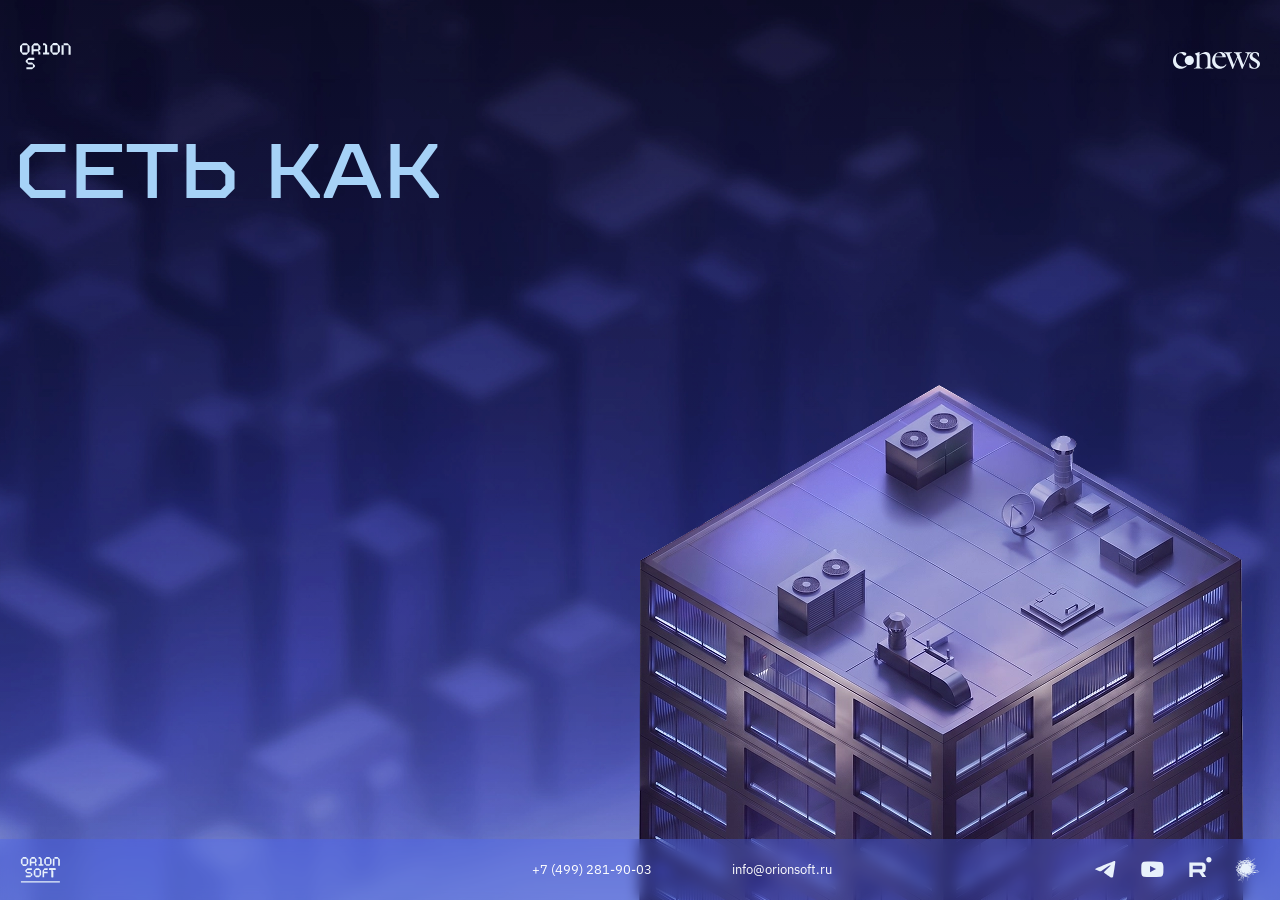
<file: public/index.html>
<!DOCTYPE html>
<html lang="ru">
  <head>
    <meta charset="UTF-8">
    <meta name="viewport" content="width=device-width, initial-scale=1.0">
    <meta name="description" content="Orionsoft">
    <meta name="keywords" content="">
    <link href="css/main.min.css" rel="stylesheet" type="text/css">
    <title>Orionsoft</title>
  </head>
  <body>
    <header class="header">
      <div class="container header__container"><a href="#" target="_blank">
          <svg class="header__logo-orion js-logo-animate" viewbox="0 0 80 53" fill="none" xmlns="http://www.w3.org/2000/svg">
            <path d="M15.0621 4.90947L10.4276 0.0557884H4.63448L1.43448 3.45895L0 4.85368V12.9432L4.57931 18.1316H10.4828L15.0069 13.0547V4.90947H15.0621ZM3.42069 14.7842V3.34737H11.7517V14.7842H3.42069Z" fill="currentColor"></path>
            <path d="M32 5.02105L27.7517 0.0557884H22.2897L19.3104 3.51474L18.0966 4.90947V18.02H21.3517V12.7758H28.6897V18.02H31.9448V14.561L29.4621 12.1063L32 9.87474V5.02105ZM21.3517 3.62632H28.6897V9.81894H21.3517V3.62632Z" fill="currentColor"></path>
            <path d="M42.5931 14.6726V3.45895L39.3379 0.111578H36.1379V3.34737H39.3379V14.6726H36.1379V18.02H45.7931V14.6726H42.5931Z" fill="currentColor"></path>
            <path d="M62.5656 4.85368L57.9311 0H52.1931L48.9931 3.40316L47.5587 4.79789V12.8874L52.138 18.0758H58.0414L62.5656 12.9989V4.85368ZM50.9242 14.7842V3.34737H59.2552V14.7842H50.9242Z" fill="currentColor"></path>
            <path d="M74.7035 0.111578H68.469V3.45895H65.1586V18.0758H68.469V3.45895H76.138V18.0758H79.4483V5.13263L74.7035 0.111578Z" fill="currentColor"></path>
            <path d="M18.869 30.3495H12.2483V26.3884H22.4V23.0968H13.5724L8.99311 27.1695V29.5684L12.1931 32.4137L13.4621 33.6411H20.1931V37.8253H10.0414V41.1168H18.869L23.3931 36.9884V34.5895" fill="currentColor"></path>
            <path d="M41.3242 27.9505L36.6345 23.1526H30.8966L27.6966 26.5558L26.2621 27.9505V36.04L30.8414 41.2284H36.7448L41.269 36.1516V27.9505H41.3242ZM29.6276 37.8811V26.4442H37.9586V37.8811H29.6276Z" fill="currentColor"></path>
            <path d="M54.5655 26.3326V23.0968H48.3311L44.1931 27.7832V41.0611H47.3931V33.2505H54.5655V29.959H47.3931V26.3326H54.5655Z" fill="currentColor"></path>
            <path d="M57.7655 23.0968V26.4442H62.5104V41.1168H65.8759V29.1779L63.5035 26.5H70.5656V23.0968H57.7655Z" fill="currentColor"></path>
            <path d="M0.110347 49.6526V52.1632H79.5035V49.6526H0.110347Z" fill="currentColor"></path>
          </svg></a><a href="#" target="_blank">
          <svg class="header__logo-cnews js-logo-animate" viewbox="0 0 133 26" fill="none" xmlns="http://www.w3.org/2000/svg">
            <g clip-path="url(#clip0_83_304)">
              <path d="M13.7548 0H15.0197C16.5428 0.123717 18.1763 0.214875 19.4802 1.10041C20.2222 1.5855 20.6006 2.57684 20.2839 3.41841C19.8666 4.57908 18.6456 5.55251 17.3709 5.31971C16.6516 5.11788 16.0508 4.64905 15.4809 4.18511C14.5537 3.42495 13.659 2.59312 12.5581 2.08524C11.6943 1.65549 10.6794 1.67991 9.75715 1.88013C8.1123 2.27406 6.81329 3.52585 5.98031 4.95508C4.95245 6.76525 4.41826 8.85861 4.46697 10.9406C4.46371 13.4556 5.16841 15.9966 6.5957 18.077C8.03759 20.1801 10.267 21.764 12.7725 22.2833C14.5472 22.6886 16.4681 22.5926 18.1357 21.8324C18.8745 21.5068 19.5646 21.0787 20.2206 20.6099C20.5697 20.815 20.9253 21.0071 21.2972 21.1666C19.6296 23.0614 17.4684 24.5476 15.0441 25.2801C12.4996 26.0436 9.68406 25.9996 7.21272 24.9871C4.51568 23.8997 2.3431 21.6777 1.16423 19.0325C0.446534 17.4926 0.107167 15.8029 0 14.1116V12.9754C0.110417 11.4013 0.431917 9.83205 1.07655 8.38658C2.20343 5.78855 4.19741 3.60565 6.61515 2.15202C8.76177 0.83511 11.2477 0.130226 13.7548 0Z" fill="currentColor"></path>
              <path d="M24.9119 19.8844C28.759 19.8844 31.8777 16.7571 31.8777 12.8994C31.8777 9.04163 28.759 5.91431 24.9119 5.91431C21.0648 5.91431 17.946 9.04163 17.946 12.8994C17.946 16.7571 21.0648 19.8844 24.9119 19.8844Z" fill="currentColor"></path>
              <path d="M40.157 0H40.1716C40.3778 0.0716263 40.5793 0.148132 40.7837 0.221384C40.6278 1.57899 40.5028 2.94147 40.3405 4.29907C42.6723 2.59964 45.1225 0.872513 47.9884 0.245804C48.5356 0.117207 49.0942 0.0618583 49.6512 4.16723e-06H50.666C51.7326 0.0911623 52.8239 0.250688 53.7802 0.761823C54.912 1.31528 55.7971 2.305 56.2989 3.4526C57.031 5.07557 57.1544 6.88893 57.1673 8.64537C57.1673 12.1549 57.169 15.6629 57.1673 19.1725C57.161 19.905 57.1773 20.6408 57.2471 21.37C57.3429 21.9658 57.4174 22.6072 57.8087 23.0923C58.1708 23.5643 58.7344 23.8248 59.293 23.9778C60.0205 24.1748 60.7607 24.3262 61.5095 24.4027C61.5241 24.6843 61.5271 24.9659 61.5271 25.2475H48.521C48.529 24.9708 48.4834 24.6827 48.5566 24.4108C49.6721 24.2171 50.8834 24.0983 51.8284 23.4146C52.7232 22.7081 52.7687 21.4742 52.8515 20.4292C52.905 17.9614 52.8711 15.4903 52.8808 13.021C52.8661 11.3508 52.9473 9.66763 52.65 8.0154C52.4229 6.75873 51.981 5.476 51.054 4.55953C49.8297 3.27519 47.9608 2.87637 46.2477 2.92358C45.3613 2.88939 44.4712 3.02776 43.6336 3.31914C42.5098 3.72937 41.5176 4.4342 40.6458 5.24323C40.5224 5.33277 40.5759 5.49717 40.5613 5.62413C40.5709 10.5206 40.5563 15.4171 40.568 20.3152C40.6215 21.1405 40.6391 22 40.9949 22.7619C41.2985 23.3934 41.9512 23.7613 42.5975 23.9518C43.3543 24.165 44.1287 24.3213 44.9114 24.4059C44.9147 24.6859 44.9147 24.9676 44.9147 25.2475C40.5822 25.2475 36.2471 25.2475 31.9132 25.2492C31.923 24.9676 31.9246 24.6859 31.9311 24.4043C32.7105 24.3197 33.4834 24.1569 34.2352 23.9257C34.9414 23.7011 35.617 23.2437 35.8897 22.5258C36.3199 21.3147 36.2292 20.0092 36.281 18.746V7.60357C36.2664 6.86617 36.2747 6.09943 35.9465 5.42063C35.4285 4.3886 34.4543 3.6968 33.5532 3.02286C33.5515 2.83566 33.5499 2.65009 33.5465 2.46452C35.747 1.63433 37.9585 0.83507 40.157 0Z" fill="currentColor"></path>
              <path d="M71.7552 0H72.8937C73.5949 0.0748808 74.2998 0.146503 74.9801 0.336959C76.8132 0.797633 78.4777 1.94037 79.5037 3.53726C80.4065 4.9144 80.8254 6.56013 80.9036 8.19446C75.5241 8.18633 70.1445 8.19936 64.7667 8.18796C64.648 9.0979 64.5994 10.0176 64.5393 10.9341C64.2942 13.5516 65.0071 16.2669 66.5771 18.383C67.9703 20.2957 70.1056 21.6419 72.4291 22.0668C73.957 22.3354 75.5709 22.3256 77.0423 21.7868C78.6269 21.2268 79.9164 20.0499 80.9036 18.7135C81.1859 18.9186 81.4685 19.1253 81.7478 19.3385C80.2702 21.8356 78.0604 23.9485 75.3535 25.0424C71.7326 26.5238 67.3582 25.7912 64.3331 23.3332C62.6962 22.0326 61.459 20.2599 60.7025 18.3146C59.8563 16.1871 59.6292 13.8397 59.9052 11.5754C60.3192 7.82003 62.3002 4.18673 65.4536 2.05919C67.3013 0.778096 69.5241 0.125346 71.7552 0ZM69.6817 1.32179C68.115 1.62457 66.8711 2.81287 66.0834 4.15256C65.5527 5.08856 65.0962 6.09946 64.9419 7.17056C66.1695 7.0387 67.4054 7.09406 68.6343 6.99313C70.9678 6.9085 73.2996 6.8108 75.6311 6.69523C75.2544 5.0544 74.605 3.37773 73.3076 2.24639C72.3334 1.38365 70.9499 1.03204 69.6817 1.32179Z" fill="currentColor"></path>
              <path d="M78.2778 0.546869C82.199 0.553382 86.1222 0.553382 90.045 0.546869C90.04 0.825226 90.04 1.10359 90.0433 1.38194C89.3128 1.42915 88.5561 1.45845 87.8708 1.74983C87.4276 1.90773 87.0379 2.25446 86.9162 2.72164C86.8234 3.25394 86.8982 3.80413 87.0688 4.31367C87.4438 5.48243 87.926 6.61213 88.3645 7.7565C89.9004 11.7089 91.4641 15.6482 92.9856 19.6054C94.7329 15.544 96.4297 11.4565 98.159 7.387C98.2757 7.13307 98.1021 6.88073 98.024 6.6447C97.477 5.34407 97.1033 3.93763 96.2591 2.78676C95.5445 1.81332 94.278 1.57892 93.1642 1.38195C93.1675 1.10359 93.1675 0.826866 93.1692 0.548506C97.1376 0.548506 101.109 0.561529 105.079 0.541992C105.079 0.820352 105.079 1.10034 105.081 1.38032C104.223 1.44544 103.34 1.50404 102.55 1.87681C102.041 2.12099 101.639 2.64026 101.666 3.22465C101.689 3.99623 102.004 4.72063 102.267 5.4336C104.027 10.1592 105.833 14.8668 107.573 19.5973C108.298 18.1111 108.936 16.5842 109.613 15.0752C110.736 12.4918 111.844 9.89707 112.786 7.24047C113.162 6.0945 113.555 4.942 113.713 3.74227C113.815 3.09766 113.627 2.35538 113.065 1.97447C112.337 1.50891 111.449 1.50891 110.626 1.38519C110.629 1.10521 110.628 0.826852 110.626 0.546866C113.763 0.558259 116.9 0.543609 120.037 0.553379C120.034 0.826852 120.034 1.10033 120.036 1.3738C119.091 1.47147 118.126 1.72378 117.377 2.3391C116.215 3.26533 115.627 4.67503 115.012 5.98543C112.042 12.5944 109.106 19.2196 106.13 25.8237C105.893 25.8172 105.657 25.8205 105.422 25.8367H105.377C103.168 20.1686 100.945 14.5055 98.7452 8.83413C96.3921 14.4908 94.0928 20.1719 91.758 25.8367H91.7158C91.4561 25.8172 91.1961 25.8139 90.9364 25.8172C88.1534 18.8957 85.3767 11.9726 82.579 5.05597C82.1681 4.0988 81.7458 3.09606 80.9601 2.37982C80.2326 1.70753 79.2357 1.45033 78.2728 1.37545C78.2775 1.09872 78.2778 0.823599 78.2778 0.546869Z" fill="currentColor"></path>
              <path d="M124.75 0H125.698C127.698 0.130226 129.733 0.675546 131.376 1.85409C131.44 3.50145 131.475 5.15368 131.563 6.80105C131.152 6.88731 130.736 6.95408 130.326 7.04035C129.819 5.37508 129.204 3.63981 127.918 2.40917C126.552 1.10366 124.186 0.939253 122.731 2.18128C121.815 2.97403 121.408 4.23235 121.481 5.42228C121.471 6.69361 122.259 7.80865 123.193 8.60141C124.746 9.90041 126.623 10.7094 128.356 11.7333C129.76 12.5635 131.175 13.5077 132.087 14.8978C132.872 16.0796 133.133 17.5593 132.938 18.956C132.761 20.5919 131.938 22.127 130.732 23.2339C128.944 24.9008 126.49 25.7196 124.077 25.8026C121.577 25.8628 119.019 25.2215 116.966 23.7564C116.834 22.2816 116.771 20.8019 116.631 19.3271C116.56 18.7395 116.605 18.1404 116.488 17.556C116.928 17.4649 117.37 17.3623 117.821 17.3412C118.209 19.2832 119.019 21.1975 120.387 22.6544C121.423 23.7304 122.897 24.388 124.397 24.3571C125.516 24.3864 126.651 23.9632 127.448 23.1704C129.002 21.6223 129.163 18.8599 127.741 17.1751C126.932 16.1838 125.81 15.5164 124.698 14.919C122.938 13.9651 121.048 13.1902 119.508 11.8798C118.482 11.0301 117.685 9.87598 117.374 8.56885C117.037 7.09728 117.121 5.49065 117.792 4.12161C118.42 2.81123 119.521 1.77431 120.791 1.09388C122.006 0.429726 123.374 0.102551 124.75 0Z" fill="currentColor"></path>
              <path d="M20.3521 7.60031C21.4481 6.69848 22.791 6.08155 24.2118 5.95458C26.2723 5.72668 28.414 6.50151 29.8673 7.98121C31.1517 9.27535 31.9035 11.0887 31.8775 12.9184C31.8938 14.4941 31.3352 16.065 30.3463 17.2875C29.2958 18.6028 27.7532 19.5209 26.0937 19.7895C24.4488 20.0629 22.7017 19.7585 21.2825 18.8697C19.4883 17.784 18.2331 15.8452 18.0058 13.7568C17.7428 11.8148 18.3776 9.79955 19.6458 8.31821C19.2642 8.92865 19.0498 9.64325 19.1473 10.3676C19.2821 11.6292 20.3472 12.7215 21.6008 12.8875C23.0833 13.1463 24.608 12.0557 24.8759 10.5809C24.9944 9.91675 24.9116 9.20211 24.5722 8.61121C24.0624 7.66545 22.9988 7.03875 21.9206 7.10548C21.3556 7.09735 20.8376 7.33985 20.3521 7.60031Z" fill="url(#paint0_radial_83_304)"></path>
              <path d="M20.3521 7.60031C21.4481 6.69848 22.791 6.08155 24.2118 5.95458C26.2723 5.72668 28.414 6.50151 29.8673 7.98121C31.1517 9.27535 31.9035 11.0887 31.8775 12.9184C31.8938 14.4941 31.3352 16.065 30.3463 17.2875C29.2958 18.6028 27.7532 19.5209 26.0937 19.7895C24.4488 20.0629 22.7017 19.7585 21.2825 18.8697C19.4883 17.784 18.2331 15.8452 18.0058 13.7568C17.7428 11.8148 18.3776 9.79955 19.6458 8.31821C19.2642 8.92865 19.0498 9.64325 19.1473 10.3676C19.2821 11.6292 20.3472 12.7215 21.6008 12.8875C23.0833 13.1463 24.608 12.0557 24.8759 10.5809C24.9944 9.91675 24.9116 9.20211 24.5722 8.61121C24.0624 7.66545 22.9988 7.03875 21.9206 7.10548C21.3556 7.09735 20.8376 7.33985 20.3521 7.60031Z" fill="url(#paint1_radial_83_304)"></path>
            </g>
            <defs>
              <radialgradient id="paint0_radial_83_304" cx="0" cy="0" r="1" gradienttransform="matrix(9.31 9.33334 -9.31 9.33334 22.1113 9.66665)" gradientunits="userSpaceOnUse">
                <stop stop-color="#00AAFF"></stop>
                <stop offset="1" stop-color="#00406C"></stop>
              </radialgradient>
              <radialgradient id="paint1_radial_83_304" cx="0" cy="0" r="1" gradienttransform="matrix(6.31751 6.33334 -6.31514 6.33096 21.7788 9.66665)" gradientunits="userSpaceOnUse">
                <stop stop-color="white" stop-opacity="0.7"></stop>
                <stop offset="1" stop-color="white" stop-opacity="0"></stop>
              </radialgradient>
              <clippath id="clip0_83_304">
                <rect width="133" height="26" fill="white"></rect>
              </clippath>
            </defs>
          </svg></a></div>
    </header>
    <main class="main">
      <section class="hero">
        <div class="hero__bg">
          <picture>
            <source srcset="./images/bg.webp 1x, ./images/bg@2x.webp 2x" type="image/webp">
            <source srcset="./images/bg.webp 1x, ./images/bg@2x.webp 2x" type="image/webp"><img class="hero__bg-image" src="./images/bg.jpg" srcset="./images/bg.jpg 1x, ./images/bg@2x.jpg 2x" alt="">
          </picture>
        </div>
        <div class="container hero__container">
          <div class="hero__content">
            <h1 class="title hero__title">Сеть как дом</h1>
            <div class="hero__subtitle">Как переход к <span>SDN</span> ускоряет и&nbsp;защищает бизнес</div>
            <div class="hero__text">
              <p>
                <span>Orion soft</span> показывает на&nbsp;примере многоквартирного дома показываем, как SDN снимает ограничения обычной
                сети и&nbsp;защищает инфраструктуру изнутри.
              </p>
              <p>Внутри — реальные кейсы из&nbsp;финансовой и&nbsp;нефтегазовой отраслей.</p>
            </div><a class="button hero__button" href="/floor.html"><span>Начать осмотр</span>
              <svg>
                <use xlink:href="./images/sprite.svg#link-arrow"></use>
              </svg></a>
          </div>
          <div class="hero__building">
            <picture>
              <source srcset="./images/roof.webp 1x, ./images/roof@2x.webp 2x" type="image/webp">
              <source srcset="./images/roof.webp 1x, ./images/roof@2x.webp 2x" type="image/webp"><img class="hero__roof" src="./images/roof.png" srcset="./images/roof.png 1x, ./images/roof@2x.png 2x" alt="">
            </picture>
            <picture>
              <source srcset="./images/atm.webp 1x, ./images/atm@2x.webp 2x" type="image/webp">
              <source srcset="./images/atm.webp 1x, ./images/atm@2x.webp 2x" type="image/webp"><img class="hero__thing hero__thing--atm" src="./images/atm.png" srcset="./images/atm.png 1x, ./images/atm@2x.png 2x" alt="">
            </picture>
            <picture>
              <source srcset="./images/box.webp 1x, ./images/box@2x.webp 2x" type="image/webp">
              <source srcset="./images/box.webp 1x, ./images/box@2x.webp 2x" type="image/webp"><img class="hero__thing hero__thing--box" src="./images/box.png" srcset="./images/box.png 1x, ./images/box@2x.png 2x" alt="">
            </picture>
            <picture>
              <source srcset="./images/barrel.webp 1x, ./images/barrel@2x.webp 2x" type="image/webp">
              <source srcset="./images/barrel.webp 1x, ./images/barrel@2x.webp 2x" type="image/webp"><img class="hero__thing hero__thing--barrel" src="./images/barrel.png" srcset="./images/barrel.png 1x, ./images/barrel@2x.png 2x" alt="">
            </picture>
            <div class="hero__mobile-gradient"></div>
            <div class="hero__tooltip hero__tooltip--1 tooltip">
              <svg class="tooltip__icon">
                <use xlink:href="./images/sprite.svg#plan"></use>
              </svg>
              <div class="tooltip__title">Масштабирование</div>
              <div class="tooltip__text">без перепланировки сети</div>
            </div>
            <div class="hero__tooltip hero__tooltip--2 tooltip">
              <svg class="tooltip__icon">
                <use xlink:href="./images/sprite.svg#lock"></use>
              </svg>
              <div class="tooltip__title">Безопасность</div>
              <div class="tooltip__text">каждой виртуальной машины</div>
            </div>
            <div class="hero__tooltip hero__tooltip--3 tooltip">
              <svg class="tooltip__icon">
                <use xlink:href="./images/sprite.svg#eye"></use>
              </svg>
              <div class="tooltip__title">Проверка</div>
              <div class="tooltip__text">внутреннего трафика</div>
            </div>
          </div>
        </div>
        <footer class="footer">
          <div class="container footer__container"><a href="#" target="_blank">
              <svg class="footer__logo-orion">
                <use xlink:href="./images/sprite.svg#logo-orion"></use>
              </svg></a>
            <div class="footer__contacts"><a href="tel:+74992819003">+7 (499) 281-90-03</a><a href="mailto:info@orionsoft.ru">info@orionsoft.ru</a></div>
            <div class="footer__socials"><a class="footer__socials-item" href="#" target="_blank">
                <svg>
                  <use xlink:href="./images/sprite.svg#telegram"></use>
                </svg></a><a class="footer__socials-item" href="#" target="_blank">
                <svg>
                  <use xlink:href="./images/sprite.svg#youtube"></use>
                </svg></a><a class="footer__socials-item" href="#" target="_blank">
                <svg>
                  <use xlink:href="./images/sprite.svg#rutube"></use>
                </svg></a><a class="footer__socials-item" href="#" target="_blank">
                <svg>
                  <use xlink:href="./images/sprite.svg#habr"></use>
                </svg></a></div>
            <!--.footer__adv
            span Реклама
            .footer__adv-tooltip
            	.footer__adv-tooltip-block.
            		erid: 2W5zFHYomfP <br>
            		Рекламодатель: ООО "Орион" <br>
            		ИНН/ОГРН: 9704113582/1227700018996 <br>
            		<a href="https://www.orionsoft.ru/" target="_blank">https://www.orionsoft.ru/</a>
            -->
          </div>
        </footer>
      </section>
    </main>
  </body>
  <script src="js/main.min.js" defer></script>
</html>
</file>
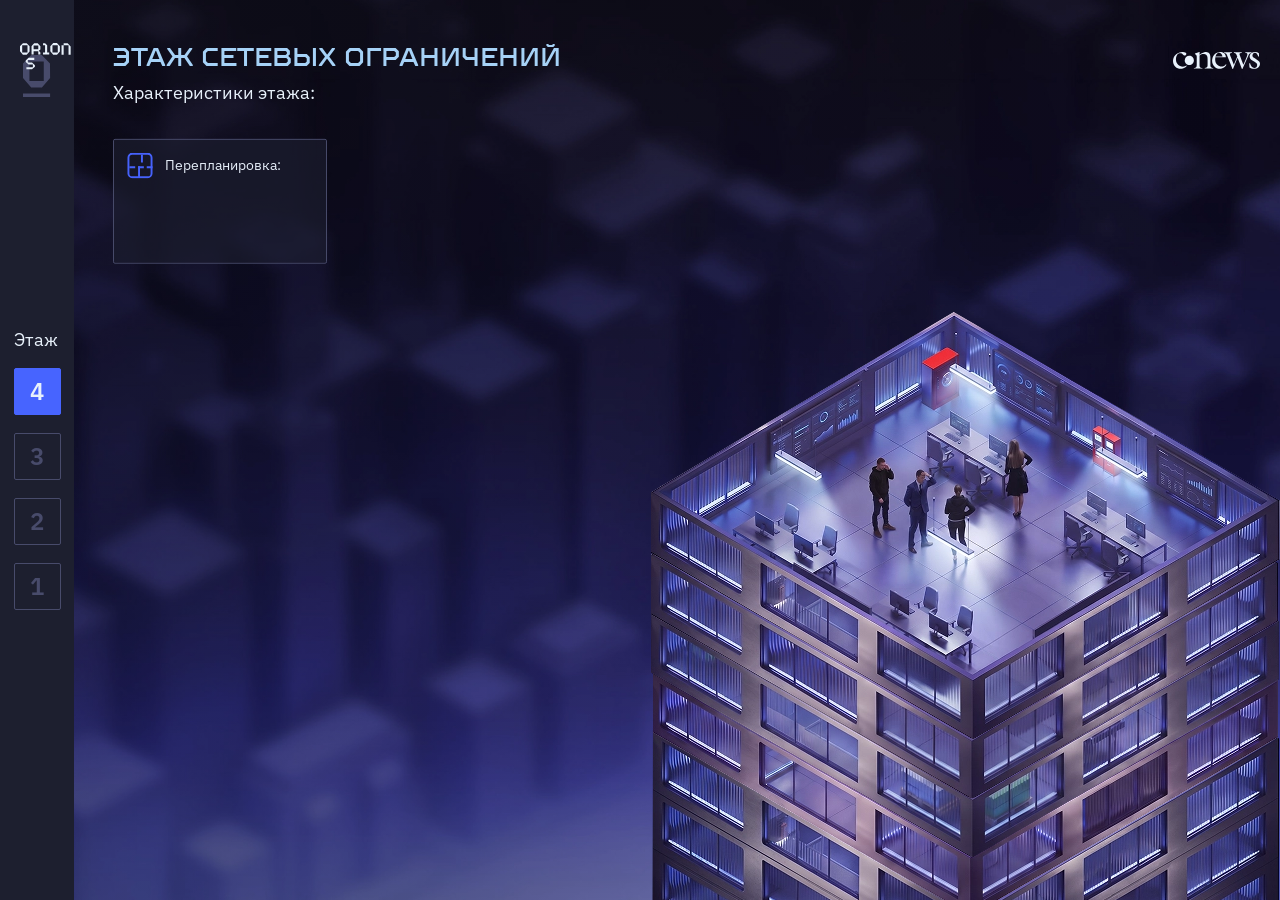
<file: public/floor.html>
<!DOCTYPE html>
<html lang="ru">
  <head>
    <meta charset="UTF-8">
    <meta name="viewport" content="width=device-width, initial-scale=1.0">
    <meta name="description" content="Orionsoft">
    <meta name="keywords" content="">
    <link href="css/main.min.css" rel="stylesheet" type="text/css">
    <title>Orionsoft</title>
  </head>
  <body>
    <header class="header">
      <div class="container header__container"><a href="#" target="_blank">
          <svg class="header__logo-orion js-logo-animate" viewbox="0 0 80 53" fill="none" xmlns="http://www.w3.org/2000/svg">
            <path d="M15.0621 4.90947L10.4276 0.0557884H4.63448L1.43448 3.45895L0 4.85368V12.9432L4.57931 18.1316H10.4828L15.0069 13.0547V4.90947H15.0621ZM3.42069 14.7842V3.34737H11.7517V14.7842H3.42069Z" fill="currentColor"></path>
            <path d="M32 5.02105L27.7517 0.0557884H22.2897L19.3104 3.51474L18.0966 4.90947V18.02H21.3517V12.7758H28.6897V18.02H31.9448V14.561L29.4621 12.1063L32 9.87474V5.02105ZM21.3517 3.62632H28.6897V9.81894H21.3517V3.62632Z" fill="currentColor"></path>
            <path d="M42.5931 14.6726V3.45895L39.3379 0.111578H36.1379V3.34737H39.3379V14.6726H36.1379V18.02H45.7931V14.6726H42.5931Z" fill="currentColor"></path>
            <path d="M62.5656 4.85368L57.9311 0H52.1931L48.9931 3.40316L47.5587 4.79789V12.8874L52.138 18.0758H58.0414L62.5656 12.9989V4.85368ZM50.9242 14.7842V3.34737H59.2552V14.7842H50.9242Z" fill="currentColor"></path>
            <path d="M74.7035 0.111578H68.469V3.45895H65.1586V18.0758H68.469V3.45895H76.138V18.0758H79.4483V5.13263L74.7035 0.111578Z" fill="currentColor"></path>
            <path d="M18.869 30.3495H12.2483V26.3884H22.4V23.0968H13.5724L8.99311 27.1695V29.5684L12.1931 32.4137L13.4621 33.6411H20.1931V37.8253H10.0414V41.1168H18.869L23.3931 36.9884V34.5895" fill="currentColor"></path>
            <path d="M41.3242 27.9505L36.6345 23.1526H30.8966L27.6966 26.5558L26.2621 27.9505V36.04L30.8414 41.2284H36.7448L41.269 36.1516V27.9505H41.3242ZM29.6276 37.8811V26.4442H37.9586V37.8811H29.6276Z" fill="currentColor"></path>
            <path d="M54.5655 26.3326V23.0968H48.3311L44.1931 27.7832V41.0611H47.3931V33.2505H54.5655V29.959H47.3931V26.3326H54.5655Z" fill="currentColor"></path>
            <path d="M57.7655 23.0968V26.4442H62.5104V41.1168H65.8759V29.1779L63.5035 26.5H70.5656V23.0968H57.7655Z" fill="currentColor"></path>
            <path d="M0.110347 49.6526V52.1632H79.5035V49.6526H0.110347Z" fill="currentColor"></path>
          </svg></a><a href="#" target="_blank">
          <svg class="header__logo-cnews js-logo-animate" viewbox="0 0 133 26" fill="none" xmlns="http://www.w3.org/2000/svg">
            <g clip-path="url(#clip0_83_304)">
              <path d="M13.7548 0H15.0197C16.5428 0.123717 18.1763 0.214875 19.4802 1.10041C20.2222 1.5855 20.6006 2.57684 20.2839 3.41841C19.8666 4.57908 18.6456 5.55251 17.3709 5.31971C16.6516 5.11788 16.0508 4.64905 15.4809 4.18511C14.5537 3.42495 13.659 2.59312 12.5581 2.08524C11.6943 1.65549 10.6794 1.67991 9.75715 1.88013C8.1123 2.27406 6.81329 3.52585 5.98031 4.95508C4.95245 6.76525 4.41826 8.85861 4.46697 10.9406C4.46371 13.4556 5.16841 15.9966 6.5957 18.077C8.03759 20.1801 10.267 21.764 12.7725 22.2833C14.5472 22.6886 16.4681 22.5926 18.1357 21.8324C18.8745 21.5068 19.5646 21.0787 20.2206 20.6099C20.5697 20.815 20.9253 21.0071 21.2972 21.1666C19.6296 23.0614 17.4684 24.5476 15.0441 25.2801C12.4996 26.0436 9.68406 25.9996 7.21272 24.9871C4.51568 23.8997 2.3431 21.6777 1.16423 19.0325C0.446534 17.4926 0.107167 15.8029 0 14.1116V12.9754C0.110417 11.4013 0.431917 9.83205 1.07655 8.38658C2.20343 5.78855 4.19741 3.60565 6.61515 2.15202C8.76177 0.83511 11.2477 0.130226 13.7548 0Z" fill="currentColor"></path>
              <path d="M24.9119 19.8844C28.759 19.8844 31.8777 16.7571 31.8777 12.8994C31.8777 9.04163 28.759 5.91431 24.9119 5.91431C21.0648 5.91431 17.946 9.04163 17.946 12.8994C17.946 16.7571 21.0648 19.8844 24.9119 19.8844Z" fill="currentColor"></path>
              <path d="M40.157 0H40.1716C40.3778 0.0716263 40.5793 0.148132 40.7837 0.221384C40.6278 1.57899 40.5028 2.94147 40.3405 4.29907C42.6723 2.59964 45.1225 0.872513 47.9884 0.245804C48.5356 0.117207 49.0942 0.0618583 49.6512 4.16723e-06H50.666C51.7326 0.0911623 52.8239 0.250688 53.7802 0.761823C54.912 1.31528 55.7971 2.305 56.2989 3.4526C57.031 5.07557 57.1544 6.88893 57.1673 8.64537C57.1673 12.1549 57.169 15.6629 57.1673 19.1725C57.161 19.905 57.1773 20.6408 57.2471 21.37C57.3429 21.9658 57.4174 22.6072 57.8087 23.0923C58.1708 23.5643 58.7344 23.8248 59.293 23.9778C60.0205 24.1748 60.7607 24.3262 61.5095 24.4027C61.5241 24.6843 61.5271 24.9659 61.5271 25.2475H48.521C48.529 24.9708 48.4834 24.6827 48.5566 24.4108C49.6721 24.2171 50.8834 24.0983 51.8284 23.4146C52.7232 22.7081 52.7687 21.4742 52.8515 20.4292C52.905 17.9614 52.8711 15.4903 52.8808 13.021C52.8661 11.3508 52.9473 9.66763 52.65 8.0154C52.4229 6.75873 51.981 5.476 51.054 4.55953C49.8297 3.27519 47.9608 2.87637 46.2477 2.92358C45.3613 2.88939 44.4712 3.02776 43.6336 3.31914C42.5098 3.72937 41.5176 4.4342 40.6458 5.24323C40.5224 5.33277 40.5759 5.49717 40.5613 5.62413C40.5709 10.5206 40.5563 15.4171 40.568 20.3152C40.6215 21.1405 40.6391 22 40.9949 22.7619C41.2985 23.3934 41.9512 23.7613 42.5975 23.9518C43.3543 24.165 44.1287 24.3213 44.9114 24.4059C44.9147 24.6859 44.9147 24.9676 44.9147 25.2475C40.5822 25.2475 36.2471 25.2475 31.9132 25.2492C31.923 24.9676 31.9246 24.6859 31.9311 24.4043C32.7105 24.3197 33.4834 24.1569 34.2352 23.9257C34.9414 23.7011 35.617 23.2437 35.8897 22.5258C36.3199 21.3147 36.2292 20.0092 36.281 18.746V7.60357C36.2664 6.86617 36.2747 6.09943 35.9465 5.42063C35.4285 4.3886 34.4543 3.6968 33.5532 3.02286C33.5515 2.83566 33.5499 2.65009 33.5465 2.46452C35.747 1.63433 37.9585 0.83507 40.157 0Z" fill="currentColor"></path>
              <path d="M71.7552 0H72.8937C73.5949 0.0748808 74.2998 0.146503 74.9801 0.336959C76.8132 0.797633 78.4777 1.94037 79.5037 3.53726C80.4065 4.9144 80.8254 6.56013 80.9036 8.19446C75.5241 8.18633 70.1445 8.19936 64.7667 8.18796C64.648 9.0979 64.5994 10.0176 64.5393 10.9341C64.2942 13.5516 65.0071 16.2669 66.5771 18.383C67.9703 20.2957 70.1056 21.6419 72.4291 22.0668C73.957 22.3354 75.5709 22.3256 77.0423 21.7868C78.6269 21.2268 79.9164 20.0499 80.9036 18.7135C81.1859 18.9186 81.4685 19.1253 81.7478 19.3385C80.2702 21.8356 78.0604 23.9485 75.3535 25.0424C71.7326 26.5238 67.3582 25.7912 64.3331 23.3332C62.6962 22.0326 61.459 20.2599 60.7025 18.3146C59.8563 16.1871 59.6292 13.8397 59.9052 11.5754C60.3192 7.82003 62.3002 4.18673 65.4536 2.05919C67.3013 0.778096 69.5241 0.125346 71.7552 0ZM69.6817 1.32179C68.115 1.62457 66.8711 2.81287 66.0834 4.15256C65.5527 5.08856 65.0962 6.09946 64.9419 7.17056C66.1695 7.0387 67.4054 7.09406 68.6343 6.99313C70.9678 6.9085 73.2996 6.8108 75.6311 6.69523C75.2544 5.0544 74.605 3.37773 73.3076 2.24639C72.3334 1.38365 70.9499 1.03204 69.6817 1.32179Z" fill="currentColor"></path>
              <path d="M78.2778 0.546869C82.199 0.553382 86.1222 0.553382 90.045 0.546869C90.04 0.825226 90.04 1.10359 90.0433 1.38194C89.3128 1.42915 88.5561 1.45845 87.8708 1.74983C87.4276 1.90773 87.0379 2.25446 86.9162 2.72164C86.8234 3.25394 86.8982 3.80413 87.0688 4.31367C87.4438 5.48243 87.926 6.61213 88.3645 7.7565C89.9004 11.7089 91.4641 15.6482 92.9856 19.6054C94.7329 15.544 96.4297 11.4565 98.159 7.387C98.2757 7.13307 98.1021 6.88073 98.024 6.6447C97.477 5.34407 97.1033 3.93763 96.2591 2.78676C95.5445 1.81332 94.278 1.57892 93.1642 1.38195C93.1675 1.10359 93.1675 0.826866 93.1692 0.548506C97.1376 0.548506 101.109 0.561529 105.079 0.541992C105.079 0.820352 105.079 1.10034 105.081 1.38032C104.223 1.44544 103.34 1.50404 102.55 1.87681C102.041 2.12099 101.639 2.64026 101.666 3.22465C101.689 3.99623 102.004 4.72063 102.267 5.4336C104.027 10.1592 105.833 14.8668 107.573 19.5973C108.298 18.1111 108.936 16.5842 109.613 15.0752C110.736 12.4918 111.844 9.89707 112.786 7.24047C113.162 6.0945 113.555 4.942 113.713 3.74227C113.815 3.09766 113.627 2.35538 113.065 1.97447C112.337 1.50891 111.449 1.50891 110.626 1.38519C110.629 1.10521 110.628 0.826852 110.626 0.546866C113.763 0.558259 116.9 0.543609 120.037 0.553379C120.034 0.826852 120.034 1.10033 120.036 1.3738C119.091 1.47147 118.126 1.72378 117.377 2.3391C116.215 3.26533 115.627 4.67503 115.012 5.98543C112.042 12.5944 109.106 19.2196 106.13 25.8237C105.893 25.8172 105.657 25.8205 105.422 25.8367H105.377C103.168 20.1686 100.945 14.5055 98.7452 8.83413C96.3921 14.4908 94.0928 20.1719 91.758 25.8367H91.7158C91.4561 25.8172 91.1961 25.8139 90.9364 25.8172C88.1534 18.8957 85.3767 11.9726 82.579 5.05597C82.1681 4.0988 81.7458 3.09606 80.9601 2.37982C80.2326 1.70753 79.2357 1.45033 78.2728 1.37545C78.2775 1.09872 78.2778 0.823599 78.2778 0.546869Z" fill="currentColor"></path>
              <path d="M124.75 0H125.698C127.698 0.130226 129.733 0.675546 131.376 1.85409C131.44 3.50145 131.475 5.15368 131.563 6.80105C131.152 6.88731 130.736 6.95408 130.326 7.04035C129.819 5.37508 129.204 3.63981 127.918 2.40917C126.552 1.10366 124.186 0.939253 122.731 2.18128C121.815 2.97403 121.408 4.23235 121.481 5.42228C121.471 6.69361 122.259 7.80865 123.193 8.60141C124.746 9.90041 126.623 10.7094 128.356 11.7333C129.76 12.5635 131.175 13.5077 132.087 14.8978C132.872 16.0796 133.133 17.5593 132.938 18.956C132.761 20.5919 131.938 22.127 130.732 23.2339C128.944 24.9008 126.49 25.7196 124.077 25.8026C121.577 25.8628 119.019 25.2215 116.966 23.7564C116.834 22.2816 116.771 20.8019 116.631 19.3271C116.56 18.7395 116.605 18.1404 116.488 17.556C116.928 17.4649 117.37 17.3623 117.821 17.3412C118.209 19.2832 119.019 21.1975 120.387 22.6544C121.423 23.7304 122.897 24.388 124.397 24.3571C125.516 24.3864 126.651 23.9632 127.448 23.1704C129.002 21.6223 129.163 18.8599 127.741 17.1751C126.932 16.1838 125.81 15.5164 124.698 14.919C122.938 13.9651 121.048 13.1902 119.508 11.8798C118.482 11.0301 117.685 9.87598 117.374 8.56885C117.037 7.09728 117.121 5.49065 117.792 4.12161C118.42 2.81123 119.521 1.77431 120.791 1.09388C122.006 0.429726 123.374 0.102551 124.75 0Z" fill="currentColor"></path>
              <path d="M20.3521 7.60031C21.4481 6.69848 22.791 6.08155 24.2118 5.95458C26.2723 5.72668 28.414 6.50151 29.8673 7.98121C31.1517 9.27535 31.9035 11.0887 31.8775 12.9184C31.8938 14.4941 31.3352 16.065 30.3463 17.2875C29.2958 18.6028 27.7532 19.5209 26.0937 19.7895C24.4488 20.0629 22.7017 19.7585 21.2825 18.8697C19.4883 17.784 18.2331 15.8452 18.0058 13.7568C17.7428 11.8148 18.3776 9.79955 19.6458 8.31821C19.2642 8.92865 19.0498 9.64325 19.1473 10.3676C19.2821 11.6292 20.3472 12.7215 21.6008 12.8875C23.0833 13.1463 24.608 12.0557 24.8759 10.5809C24.9944 9.91675 24.9116 9.20211 24.5722 8.61121C24.0624 7.66545 22.9988 7.03875 21.9206 7.10548C21.3556 7.09735 20.8376 7.33985 20.3521 7.60031Z" fill="url(#paint0_radial_83_304)"></path>
              <path d="M20.3521 7.60031C21.4481 6.69848 22.791 6.08155 24.2118 5.95458C26.2723 5.72668 28.414 6.50151 29.8673 7.98121C31.1517 9.27535 31.9035 11.0887 31.8775 12.9184C31.8938 14.4941 31.3352 16.065 30.3463 17.2875C29.2958 18.6028 27.7532 19.5209 26.0937 19.7895C24.4488 20.0629 22.7017 19.7585 21.2825 18.8697C19.4883 17.784 18.2331 15.8452 18.0058 13.7568C17.7428 11.8148 18.3776 9.79955 19.6458 8.31821C19.2642 8.92865 19.0498 9.64325 19.1473 10.3676C19.2821 11.6292 20.3472 12.7215 21.6008 12.8875C23.0833 13.1463 24.608 12.0557 24.8759 10.5809C24.9944 9.91675 24.9116 9.20211 24.5722 8.61121C24.0624 7.66545 22.9988 7.03875 21.9206 7.10548C21.3556 7.09735 20.8376 7.33985 20.3521 7.60031Z" fill="url(#paint1_radial_83_304)"></path>
            </g>
            <defs>
              <radialgradient id="paint0_radial_83_304" cx="0" cy="0" r="1" gradienttransform="matrix(9.31 9.33334 -9.31 9.33334 22.1113 9.66665)" gradientunits="userSpaceOnUse">
                <stop stop-color="#00AAFF"></stop>
                <stop offset="1" stop-color="#00406C"></stop>
              </radialgradient>
              <radialgradient id="paint1_radial_83_304" cx="0" cy="0" r="1" gradienttransform="matrix(6.31751 6.33334 -6.31514 6.33096 21.7788 9.66665)" gradientunits="userSpaceOnUse">
                <stop stop-color="white" stop-opacity="0.7"></stop>
                <stop offset="1" stop-color="white" stop-opacity="0"></stop>
              </radialgradient>
              <clippath id="clip0_83_304">
                <rect width="133" height="26" fill="white"></rect>
              </clippath>
            </defs>
          </svg></a></div>
    </header>
    <main class="main">
      <section class="floor">
        <div class="floor__bg">
          <picture>
            <source srcset="./images/bg.webp 1x, ./images/bg@2x.webp 2x" type="image/webp">
            <source srcset="./images/bg.webp 1x, ./images/bg@2x.webp 2x" type="image/webp"><img class="floor__bg-image" src="./images/bg.jpg" srcset="./images/bg.jpg 1x, ./images/bg@2x.jpg 2x" alt="">
          </picture>
        </div>
        <div class="floor__navigation navigation"><a class="navigation__logo-link" href="/">
            <svg class="navigation__logo">
              <use xlink:href="./images/sprite.svg#navigation-orion"></use>
            </svg></a>
          <div class="navigation__group">
            <div class="navigation__label">Этаж</div>
            <div class="navigation__buttons">
              <div class="navigation__button active" data-button="4">4</div>
              <div class="navigation__button" data-button="3">3</div>
              <div class="navigation__button" data-button="2">2</div>
              <div class="navigation__button" data-button="1">1</div>
            </div>
          </div>
        </div>
        <div class="floor__main">
          <div class="floor__content active" data-content="4">
            <h2 class="title floor__title">Этаж сетевых ограничений</h2>
            <div class="floor__subtitle">Характеристики этажа:</div>
            <div class="floor__tiles">
              <div class="floor__tooltip tooltip tooltip--extended">
                <div class="tooltip__icon-group">
                  <svg class="tooltip__icon">
                    <use xlink:href="./images/sprite.svg#plan"></use>
                  </svg><span>Перепланировка:</span>
                </div>
                <div class="tooltip__title" data-tooltip-title="Не понадобилась">Невозможна</div>
                <div class="tooltip__text" data-tooltip-text="Физическая инфраструктура осталась без изменений">Физическая инфраструктура осталась без изменений</div>
              </div>
              <div class="floor__chat chat chat--task">
                <div class="chat__author">
                  <div class="chat__author-image-wrapper">
                    <picture>
                      <source srcset="./images/avatar.webp 1x, ./images/avatar@2x.webp 2x" type="image/webp">
                      <source srcset="./images/avatar.webp 1x, ./images/avatar@2x.webp 2x" type="image/webp"><img class="chat__author-image" src="./images/avatar.jpg" srcset="./images/avatar.jpg 1x, ./images/avatar@2x.jpg 2x" alt="">
                    </picture>
                  </div>
                  <div class="chat__author-name">Заказчик:</div>
                </div>
                <div class="chat__text" data-chat-text="В офис вышли новые работники. Но для них не хватало места, а переезд был невозможен."></div>
                <button class="button button--small chat__button chat__button--update"><span>Улучшить этаж</span>
                  <svg>
                    <use xlink:href="./images/sprite.svg#link-arrow"></use>
                  </svg>
                </button>
              </div>
              <div class="floor__chat chat chat--solution">
                <div class="chat__author">
                  <div class="chat__author-image-wrapper">
                    <picture>
                      <source srcset="./images/avatar2.webp 1x, ./images/avatar2@2x.webp 2x" type="image/webp">
                      <source srcset="./images/avatar2.webp 1x, ./images/avatar2@2x.webp 2x" type="image/webp"><img class="chat__author-image" src="./images/avatar2.jpg" srcset="./images/avatar2.jpg 1x, ./images/avatar2@2x.jpg 2x" alt="">
                    </picture>
                  </div>
                  <div class="chat__author-name chat__author-name--blue">Инженер Орион Софт:</div>
                </div>
                <div class="chat__text" data-chat-text="Мы создали для них отдельные пространства, не перестраивая весь дом."></div><a class="button button--small chat__button chat__button--space" href="#"><span>Читать кейс</span>
                  <svg>
                    <use xlink:href="./images/sprite.svg#link-arrow"></use>
                  </svg></a>
              </div>
            </div>
          </div>
          <div class="floor__content" data-content="3">
            <h2 class="title floor__title">Этаж микросегментации</h2>
            <div class="floor__subtitle">Характеристики этажа:</div>
            <div class="floor__tiles">
              <div class="floor__tooltip tooltip tooltip--extended">
                <div class="tooltip__icon-group">
                  <svg class="tooltip__icon">
                    <use xlink:href="./images/sprite.svg#lock"></use>
                  </svg><span>Безопасность:</span>
                </div>
                <div class="tooltip__title" data-tooltip-title="Каждая комната">Только периметр</div>
                <div class="tooltip__text" data-tooltip-text="Периметр плюс защита сети изнутри">Защищен только внешний периметр</div>
              </div>
              <div class="floor__chat chat chat--task">
                <div class="chat__author">
                  <div class="chat__author-image-wrapper">
                    <picture>
                      <source srcset="./images/avatar.webp 1x, ./images/avatar@2x.webp 2x" type="image/webp">
                      <source srcset="./images/avatar.webp 1x, ./images/avatar@2x.webp 2x" type="image/webp"><img class="chat__author-image" src="./images/avatar.jpg" srcset="./images/avatar.jpg 1x, ./images/avatar@2x.jpg 2x" alt="">
                    </picture>
                  </div>
                  <div class="chat__author-name">Заказчик:</div>
                </div>
                <div class="chat__text" data-chat-text="Даже если грабитель сможет проникнуть через окно в одну из комнат, он не должен попасть во все остальные!"></div>
                <button class="button button--small chat__button chat__button--update"><span>Улучшить этаж</span>
                  <svg>
                    <use xlink:href="./images/sprite.svg#link-arrow"></use>
                  </svg>
                </button>
              </div>
              <div class="floor__chat chat chat--solution">
                <div class="chat__author">
                  <div class="chat__author-image-wrapper">
                    <picture>
                      <source srcset="./images/avatar2.webp 1x, ./images/avatar2@2x.webp 2x" type="image/webp">
                      <source srcset="./images/avatar2.webp 1x, ./images/avatar2@2x.webp 2x" type="image/webp"><img class="chat__author-image" src="./images/avatar2.jpg" srcset="./images/avatar2.jpg 1x, ./images/avatar2@2x.jpg 2x" alt="">
                    </picture>
                  </div>
                  <div class="chat__author-name chat__author-name--blue">Инженер Орион Софт:</div>
                </div>
                <div class="chat__text" data-chat-text="Мы поставили между помещениями прочные стены и двери, которые открываются только зарегистрированным жильцам."></div><a class="button button--small chat__button chat__button--space" href="#"><span>Читать кейс</span>
                  <svg>
                    <use xlink:href="./images/sprite.svg#link-arrow"></use>
                  </svg></a>
              </div>
            </div>
          </div>
          <div class="floor__content" data-content="2">
            <h2 class="title floor__title">Этаж защиты трафика</h2>
            <div class="floor__subtitle">Характеристики этажа:</div>
            <div class="floor__tiles">
              <div class="floor__tooltip tooltip tooltip--extended">
                <div class="tooltip__icon-group">
                  <svg class="tooltip__icon">
                    <use xlink:href="./images/sprite.svg#eye"></use>
                  </svg><span>Посылок проверяется:</span>
                </div>
                <div class="tooltip__title" data-tooltip-title="100 из 100">0 из 100</div>
                <div class="tooltip__text" data-tooltip-text="Трафик между виртуальными машинами проверяется на лету">Внутренний трафик идёт без проверки содержимого</div>
              </div>
              <div class="floor__chat chat chat--task">
                <div class="chat__author">
                  <div class="chat__author-image-wrapper">
                    <picture>
                      <source srcset="./images/avatar.webp 1x, ./images/avatar@2x.webp 2x" type="image/webp">
                      <source srcset="./images/avatar.webp 1x, ./images/avatar@2x.webp 2x" type="image/webp"><img class="chat__author-image" src="./images/avatar.jpg" srcset="./images/avatar.jpg 1x, ./images/avatar@2x.jpg 2x" alt="">
                    </picture>
                  </div>
                  <div class="chat__author-name">Заказчик:</div>
                </div>
                <div class="chat__text" data-chat-text="Мне нужна уверенность, что никто из зарегистрированных рабочих не передаст ничего запрещенного в посылке."></div>
                <button class="button button--small chat__button chat__button--update"><span>Улучшить этаж</span>
                  <svg>
                    <use xlink:href="./images/sprite.svg#link-arrow"></use>
                  </svg>
                </button>
              </div>
              <div class="floor__chat chat chat--solution">
                <div class="chat__author">
                  <div class="chat__author-image-wrapper">
                    <picture>
                      <source srcset="./images/avatar2.webp 1x, ./images/avatar2@2x.webp 2x" type="image/webp">
                      <source srcset="./images/avatar2.webp 1x, ./images/avatar2@2x.webp 2x" type="image/webp"><img class="chat__author-image" src="./images/avatar2.jpg" srcset="./images/avatar2.jpg 1x, ./images/avatar2@2x.jpg 2x" alt="">
                    </picture>
                  </div>
                  <div class="chat__author-name chat__author-name--blue">Инженер Орион Софт:</div>
                </div>
                <div class="chat__text" data-chat-text="За 2 недели установили систему фильтрации - она отследит, чтобы передавали только разрешенные грузы."></div><a class="button button--small chat__button chat__button--space" href="#"><span>Читать кейс</span>
                  <svg>
                    <use xlink:href="./images/sprite.svg#link-arrow"></use>
                  </svg></a>
              </div>
            </div>
          </div>
          <div class="floor__content" data-content="1">
            <h2 class="title floor__title">Офис orion soft</h2>
            <div class="floor__tiles floor__tiles--last">
              <div class="floor__chat chat chat--solution chat--last">
                <div class="chat__author">
                  <div class="chat__author-image-wrapper">
                    <picture>
                      <source srcset="./images/avatar2.webp 1x, ./images/avatar2@2x.webp 2x" type="image/webp">
                      <source srcset="./images/avatar2.webp 1x, ./images/avatar2@2x.webp 2x" type="image/webp"><img class="chat__author-image" src="./images/avatar2.jpg" srcset="./images/avatar2.jpg 1x, ./images/avatar2@2x.jpg 2x" alt="">
                    </picture>
                  </div>
                  <div class="chat__author-name chat__author-name--blue">Инженер Орион Софт:</div>
                </div>
                <div class="chat__text" data-chat-text="Читайте больше о возможностях SDN &lt;br&gt; в&amp;nbsp;расширенной редакции zVirt"></div>
              </div>
            </div>
            <div class="floor__news news"><a class="news__item" href="#" target="_blank"><span>Топ вопросов о VDI и терминальном доступе</span>
                <svg class="news__icon">
                  <use xlink:href="./images/sprite.svg#chevron"></use>
                </svg></a><a class="news__item" href="#" target="_blank"><span>Топ вопросов о VDI и терминальном доступе</span>
                <svg class="news__icon">
                  <use xlink:href="./images/sprite.svg#chevron"></use>
                </svg></a><a class="news__item" href="#" target="_blank"><span>Топ вопросов о VDI и терминальном доступе</span>
                <svg class="news__icon">
                  <use xlink:href="./images/sprite.svg#chevron"></use>
                </svg></a><a class="news__item" href="#" target="_blank"><span>Топ вопросов о VDI и терминальном доступе</span>
                <svg class="news__icon">
                  <use xlink:href="./images/sprite.svg#chevron"></use>
                </svg></a><a class="news__item" href="#" target="_blank"><span>Топ вопросов о VDI и терминальном доступе</span>
                <svg class="news__icon">
                  <use xlink:href="./images/sprite.svg#chevron"></use>
                </svg></a><a class="news__item" href="#" target="_blank"><span>Топ вопросов о VDI и терминальном доступе</span>
                <svg class="news__icon">
                  <use xlink:href="./images/sprite.svg#chevron"></use>
                </svg></a><a class="news__item" href="#" target="_blank"><span>Топ вопросов о VDI и терминальном доступе</span>
                <svg class="news__icon">
                  <use xlink:href="./images/sprite.svg#chevron"></use>
                </svg></a><a class="news__item" href="#" target="_blank"><span>Топ вопросов о VDI и терминальном доступе</span>
                <svg class="news__icon">
                  <use xlink:href="./images/sprite.svg#chevron"></use>
                </svg></a><a class="news__item" href="#" target="_blank"><span>Топ вопросов о VDI и терминальном доступе</span>
                <svg class="news__icon">
                  <use xlink:href="./images/sprite.svg#chevron"></use>
                </svg></a><a class="news__item" href="#" target="_blank"><span>Топ вопросов о VDI и терминальном доступе</span>
                <svg class="news__icon">
                  <use xlink:href="./images/sprite.svg#chevron"></use>
                </svg></a></div>
          </div>
          <div class="floor__nav-mobile">
            <button class="button button--small floor__button-mobile js-mobile-update"><span>Улучшить этаж</span>
              <svg>
                <use xlink:href="./images/sprite.svg#link-arrow"></use>
              </svg>
            </button>
            <button class="button button--small floor__button-mobile floor__button-mobile--next js-mobile-next"><span>Следующий этаж</span>
              <svg>
                <use xlink:href="./images/sprite.svg#link-arrow"></use>
              </svg>
            </button>
          </div>
          <div class="floor__building building">
            <div class="building__wrapper building__wrapper--0">
              <picture>
                <source srcset="./images/floor0.webp 1x, ./images/floor0@2x.webp 2x" type="image/webp">
                <source srcset="./images/floor0.webp 1x, ./images/floor0@2x.webp 2x" type="image/webp"><img class="building__image" src="./images/floor0.png" srcset="./images/floor0.png 1x, ./images/floor0@2x.png 2x" alt="">
              </picture>
            </div>
            <div class="building__wrapper building__wrapper--1" data-floor="1">
              <picture>
                <source srcset="./images/floor1.webp 1x, ./images/floor1@2x.webp 2x" type="image/webp">
                <source srcset="./images/floor1.webp 1x, ./images/floor1@2x.webp 2x" type="image/webp"><img class="building__image" src="./images/floor1.png" srcset="./images/floor1.png 1x, ./images/floor1@2x.png 2x" alt="">
              </picture>
            </div>
            <div class="building__wrapper building__wrapper--2" data-floor="2">
              <picture>
                <source srcset="./images/floor2before.webp 1x, ./images/floor2before@2x.webp 2x" type="image/webp">
                <source srcset="./images/floor2before.webp 1x, ./images/floor2before@2x.webp 2x" type="image/webp"><img class="building__image building__image--before" src="./images/floor2before.png" srcset="./images/floor2before.png 1x, ./images/floor2before@2x.png 2x" alt="">
              </picture>
              <picture>
                <source srcset="./images/floor2after.webp 1x, ./images/floor2after@2x.webp 2x" type="image/webp">
                <source srcset="./images/floor2after.webp 1x, ./images/floor2after@2x.webp 2x" type="image/webp"><img class="building__image building__image--after" src="./images/floor2after.png" srcset="./images/floor2after.png 1x, ./images/floor2after@2x.png 2x" alt="">
              </picture>
            </div>
            <div class="building__wrapper building__wrapper--3" data-floor="3">
              <picture>
                <source srcset="./images/floor3before.webp 1x, ./images/floor3before@2x.webp 2x" type="image/webp">
                <source srcset="./images/floor3before.webp 1x, ./images/floor3before@2x.webp 2x" type="image/webp"><img class="building__image building__image--before" src="./images/floor3before.png" srcset="./images/floor3before.png 1x, ./images/floor3before@2x.png 2x" alt="">
              </picture>
              <picture>
                <source srcset="./images/floor3after.webp 1x, ./images/floor3after@2x.webp 2x" type="image/webp">
                <source srcset="./images/floor3after.webp 1x, ./images/floor3after@2x.webp 2x" type="image/webp"><img class="building__image building__image--after" src="./images/floor3after.png" srcset="./images/floor3after.png 1x, ./images/floor3after@2x.png 2x" alt="">
              </picture>
            </div>
            <div class="building__wrapper building__wrapper--4" data-floor="4">
              <picture>
                <source srcset="./images/floor4before.webp 1x, ./images/floor4before@2x.webp 2x" type="image/webp">
                <source srcset="./images/floor4before.webp 1x, ./images/floor4before@2x.webp 2x" type="image/webp"><img class="building__image building__image--before" src="./images/floor4before.png" srcset="./images/floor4before.png 1x, ./images/floor4before@2x.png 2x" alt="">
              </picture>
              <picture>
                <source srcset="./images/floor4after.webp 1x, ./images/floor4after@2x.webp 2x" type="image/webp">
                <source srcset="./images/floor4after.webp 1x, ./images/floor4after@2x.webp 2x" type="image/webp"><img class="building__image building__image--after" src="./images/floor4after.png" srcset="./images/floor4after.png 1x, ./images/floor4after@2x.png 2x" alt="">
              </picture>
            </div>
          </div>
        </div>
      </section>
    </main>
  </body>
  <script src="js/main.min.js" defer></script>
</html>
</file>
<file: public/css/main.min.css>
@charset "UTF-8";@font-face{font-family:swiper-icons;src:url('data:application/font-woff;charset=utf-8;base64, [base64]//wADZ2x5ZgAAAywAAADMAAAD2MHtryVoZWFkAAABbAAAADAAAAA2E2+eoWhoZWEAAAGcAAAAHwAAACQC9gDzaG10eAAAAigAAAAZAAAArgJkABFsb2NhAAAC0AAAAFoAAABaFQAUGG1heHAAAAG8AAAAHwAAACAAcABAbmFtZQAAA/gAAAE5AAACXvFdBwlwb3N0AAAFNAAAAGIAAACE5s74hXjaY2BkYGAAYpf5Hu/j+W2+MnAzMYDAzaX6QjD6/4//Bxj5GA8AuRwMYGkAPywL13jaY2BkYGA88P8Agx4j+/8fQDYfA1AEBWgDAIB2BOoAeNpjYGRgYNBh4GdgYgABEMnIABJzYNADCQAACWgAsQB42mNgYfzCOIGBlYGB0YcxjYGBwR1Kf2WQZGhhYGBiYGVmgAFGBiQQkOaawtDAoMBQxXjg/wEGPcYDDA4wNUA2CCgwsAAAO4EL6gAAeNpj2M0gyAACqxgGNWBkZ2D4/wMA+xkDdgAAAHjaY2BgYGaAYBkGRgYQiAHyGMF8FgYHIM3DwMHABGQrMOgyWDLEM1T9/w8UBfEMgLzE////P/5//f/V/xv+r4eaAAeMbAxwIUYmIMHEgKYAYjUcsDAwsLKxc3BycfPw8jEQA/[base64]/uznmfPFBNODM2K7MTQ45YEAZqGP81AmGGcF3iPqOop0r1SPTaTbVkfUe4HXj97wYE+yNwWYxwWu4v1ugWHgo3S1XdZEVqWM7ET0cfnLGxWfkgR42o2PvWrDMBSFj/IHLaF0zKjRgdiVMwScNRAoWUoH78Y2icB/yIY09An6AH2Bdu/UB+yxopYshQiEvnvu0dURgDt8QeC8PDw7Fpji3fEA4z/PEJ6YOB5hKh4dj3EvXhxPqH/SKUY3rJ7srZ4FZnh1PMAtPhwP6fl2PMJMPDgeQ4rY8YT6Gzao0eAEA409DuggmTnFnOcSCiEiLMgxCiTI6Cq5DZUd3Qmp10vO0LaLTd2cjN4fOumlc7lUYbSQcZFkutRG7g6JKZKy0RmdLY680CDnEJ+UMkpFFe1RN7nxdVpXrC4aTtnaurOnYercZg2YVmLN/d/gczfEimrE/fs/bOuq29Zmn8tloORaXgZgGa78yO9/cnXm2BpaGvq25Dv9S4E9+5SIc9PqupJKhYFSSl47+Qcr1mYNAAAAeNptw0cKwkAAAMDZJA8Q7OUJvkLsPfZ6zFVERPy8qHh2YER+3i/BP83vIBLLySsoKimrqKqpa2hp6+jq6RsYGhmbmJqZSy0sraxtbO3sHRydnEMU4uR6yx7JJXveP7WrDycAAAAAAAH//wACeNpjYGRgYOABYhkgZgJCZgZNBkYGLQZtIJsFLMYAAAw3ALgAeNolizEKgDAQBCchRbC2sFER0YD6qVQiBCv/H9ezGI6Z5XBAw8CBK/m5iQQVauVbXLnOrMZv2oLdKFa8Pjuru2hJzGabmOSLzNMzvutpB3N42mNgZGBg4GKQYzBhYMxJLMlj4GBgAYow/P/PAJJhLM6sSoWKfWCAAwDAjgbRAAB42mNgYGBkAIIbCZo5IPrmUn0hGA0AO8EFTQAA');font-weight:400;font-style:normal}:root{--swiper-theme-color:#007aff}:host{position:relative;display:block;margin-left:auto;margin-right:auto;z-index:1}.swiper{margin-left:auto;margin-right:auto;position:relative;overflow:hidden;list-style:none;padding:0;z-index:1;display:block}.swiper-vertical>.swiper-wrapper{flex-direction:column}.swiper-wrapper{position:relative;width:100%;height:100%;z-index:1;display:flex;transition-property:transform;transition-timing-function:var(--swiper-wrapper-transition-timing-function,initial);box-sizing:content-box}.swiper-android .swiper-slide,.swiper-ios .swiper-slide,.swiper-wrapper{transform:translate3d(0,0,0)}.swiper-horizontal{touch-action:pan-y}.swiper-vertical{touch-action:pan-x}.swiper-slide{flex-shrink:0;width:100%;height:100%;position:relative;transition-property:transform;display:block}.swiper-slide-invisible-blank{visibility:hidden}.swiper-autoheight,.swiper-autoheight .swiper-slide{height:auto}.swiper-autoheight .swiper-wrapper{align-items:flex-start;transition-property:transform,height}.swiper-backface-hidden .swiper-slide{transform:translateZ(0);-webkit-backface-visibility:hidden;backface-visibility:hidden}.swiper-3d.swiper-css-mode .swiper-wrapper{perspective:1200px}.swiper-3d .swiper-wrapper{transform-style:preserve-3d}.swiper-3d{perspective:1200px}.swiper-3d .swiper-cube-shadow,.swiper-3d .swiper-slide{transform-style:preserve-3d}.swiper-css-mode>.swiper-wrapper{overflow:auto;scrollbar-width:none;-ms-overflow-style:none}.swiper-css-mode>.swiper-wrapper::-webkit-scrollbar{display:none}.swiper-css-mode>.swiper-wrapper>.swiper-slide{scroll-snap-align:start start}.swiper-css-mode.swiper-horizontal>.swiper-wrapper{scroll-snap-type:x mandatory}.swiper-css-mode.swiper-vertical>.swiper-wrapper{scroll-snap-type:y mandatory}.swiper-css-mode.swiper-free-mode>.swiper-wrapper{scroll-snap-type:none}.swiper-css-mode.swiper-free-mode>.swiper-wrapper>.swiper-slide{scroll-snap-align:none}.swiper-css-mode.swiper-centered>.swiper-wrapper::before{content:'';flex-shrink:0;order:9999}.swiper-css-mode.swiper-centered>.swiper-wrapper>.swiper-slide{scroll-snap-align:center center;scroll-snap-stop:always}.swiper-css-mode.swiper-centered.swiper-horizontal>.swiper-wrapper>.swiper-slide:first-child{margin-inline-start:var(--swiper-centered-offset-before)}.swiper-css-mode.swiper-centered.swiper-horizontal>.swiper-wrapper::before{height:100%;min-height:1px;width:var(--swiper-centered-offset-after)}.swiper-css-mode.swiper-centered.swiper-vertical>.swiper-wrapper>.swiper-slide:first-child{margin-block-start:var(--swiper-centered-offset-before)}.swiper-css-mode.swiper-centered.swiper-vertical>.swiper-wrapper::before{width:100%;min-width:1px;height:var(--swiper-centered-offset-after)}.swiper-3d .swiper-slide-shadow,.swiper-3d .swiper-slide-shadow-bottom,.swiper-3d .swiper-slide-shadow-left,.swiper-3d .swiper-slide-shadow-right,.swiper-3d .swiper-slide-shadow-top{position:absolute;left:0;top:0;width:100%;height:100%;pointer-events:none;z-index:10}.swiper-3d .swiper-slide-shadow{background:rgba(0,0,0,.15)}.swiper-3d .swiper-slide-shadow-left{background-image:linear-gradient(to left,rgba(0,0,0,.5),rgba(0,0,0,0))}.swiper-3d .swiper-slide-shadow-right{background-image:linear-gradient(to right,rgba(0,0,0,.5),rgba(0,0,0,0))}.swiper-3d .swiper-slide-shadow-top{background-image:linear-gradient(to top,rgba(0,0,0,.5),rgba(0,0,0,0))}.swiper-3d .swiper-slide-shadow-bottom{background-image:linear-gradient(to bottom,rgba(0,0,0,.5),rgba(0,0,0,0))}.swiper-lazy-preloader{width:42px;height:42px;position:absolute;left:50%;top:50%;margin-left:-21px;margin-top:-21px;z-index:10;transform-origin:50%;box-sizing:border-box;border:4px solid var(--swiper-preloader-color,var(--swiper-theme-color));border-radius:50%;border-top-color:transparent}.swiper-watch-progress .swiper-slide-visible .swiper-lazy-preloader,.swiper:not(.swiper-watch-progress) .swiper-lazy-preloader{animation:swiper-preloader-spin 1s infinite linear}.swiper-lazy-preloader-white{--swiper-preloader-color:#fff}.swiper-lazy-preloader-black{--swiper-preloader-color:#000}@keyframes swiper-preloader-spin{0%{transform:rotate(0)}100%{transform:rotate(360deg)}}.swiper-virtual .swiper-slide{-webkit-backface-visibility:hidden;transform:translateZ(0)}.swiper-virtual.swiper-css-mode .swiper-wrapper::after{content:'';position:absolute;left:0;top:0;pointer-events:none}.swiper-virtual.swiper-css-mode.swiper-horizontal .swiper-wrapper::after{height:1px;width:var(--swiper-virtual-size)}.swiper-virtual.swiper-css-mode.swiper-vertical .swiper-wrapper::after{width:1px;height:var(--swiper-virtual-size)}:root{--swiper-navigation-size:44px}.swiper-button-next,.swiper-button-prev{position:absolute;top:var(--swiper-navigation-top-offset,50%);width:calc(var(--swiper-navigation-size)/ 44 * 27);height:var(--swiper-navigation-size);margin-top:calc(0px - (var(--swiper-navigation-size)/ 2));z-index:10;cursor:pointer;display:flex;align-items:center;justify-content:center;color:var(--swiper-navigation-color,var(--swiper-theme-color))}.swiper-button-next.swiper-button-disabled,.swiper-button-prev.swiper-button-disabled{opacity:.35;cursor:auto;pointer-events:none}.swiper-button-next.swiper-button-hidden,.swiper-button-prev.swiper-button-hidden{opacity:0;cursor:auto;pointer-events:none}.swiper-navigation-disabled .swiper-button-next,.swiper-navigation-disabled .swiper-button-prev{display:none!important}.swiper-button-next svg,.swiper-button-prev svg{width:100%;height:100%;object-fit:contain;transform-origin:center}.swiper-rtl .swiper-button-next svg,.swiper-rtl .swiper-button-prev svg{transform:rotate(180deg)}.swiper-button-prev,.swiper-rtl .swiper-button-next{left:var(--swiper-navigation-sides-offset,10px);right:auto}.swiper-button-next,.swiper-rtl .swiper-button-prev{right:var(--swiper-navigation-sides-offset,10px);left:auto}.swiper-button-lock{display:none}.swiper-button-next:after,.swiper-button-prev:after{font-family:swiper-icons;font-size:var(--swiper-navigation-size);text-transform:none!important;letter-spacing:0;font-variant:initial;line-height:1}.swiper-button-prev:after,.swiper-rtl .swiper-button-next:after{content:'prev'}.swiper-button-next,.swiper-rtl .swiper-button-prev{right:var(--swiper-navigation-sides-offset,10px);left:auto}.swiper-button-next:after,.swiper-rtl .swiper-button-prev:after{content:'next'}.swiper-pagination{position:absolute;text-align:center;transition:.3s opacity;transform:translate3d(0,0,0);z-index:10}.swiper-pagination.swiper-pagination-hidden{opacity:0}.swiper-pagination-disabled>.swiper-pagination,.swiper-pagination.swiper-pagination-disabled{display:none!important}.swiper-horizontal>.swiper-pagination-bullets,.swiper-pagination-bullets.swiper-pagination-horizontal,.swiper-pagination-custom,.swiper-pagination-fraction{bottom:var(--swiper-pagination-bottom,8px);top:var(--swiper-pagination-top,auto);left:0;width:100%}.swiper-pagination-bullets-dynamic{overflow:hidden;font-size:0}.swiper-pagination-bullets-dynamic .swiper-pagination-bullet{transform:scale(.33);position:relative}.swiper-pagination-bullets-dynamic .swiper-pagination-bullet-active{transform:scale(1)}.swiper-pagination-bullets-dynamic .swiper-pagination-bullet-active-main{transform:scale(1)}.swiper-pagination-bullets-dynamic .swiper-pagination-bullet-active-prev{transform:scale(.66)}.swiper-pagination-bullets-dynamic .swiper-pagination-bullet-active-prev-prev{transform:scale(.33)}.swiper-pagination-bullets-dynamic .swiper-pagination-bullet-active-next{transform:scale(.66)}.swiper-pagination-bullets-dynamic .swiper-pagination-bullet-active-next-next{transform:scale(.33)}.swiper-pagination-bullet{width:var(--swiper-pagination-bullet-width,var(--swiper-pagination-bullet-size,8px));height:var(--swiper-pagination-bullet-height,var(--swiper-pagination-bullet-size,8px));display:inline-block;border-radius:var(--swiper-pagination-bullet-border-radius,50%);background:var(--swiper-pagination-bullet-inactive-color,#000);opacity:var(--swiper-pagination-bullet-inactive-opacity,.2)}button.swiper-pagination-bullet{border:none;margin:0;padding:0;box-shadow:none;-webkit-appearance:none;appearance:none}.swiper-pagination-clickable .swiper-pagination-bullet{cursor:pointer}.swiper-pagination-bullet:only-child{display:none!important}.swiper-pagination-bullet-active{opacity:var(--swiper-pagination-bullet-opacity,1);background:var(--swiper-pagination-color,var(--swiper-theme-color))}.swiper-pagination-vertical.swiper-pagination-bullets,.swiper-vertical>.swiper-pagination-bullets{right:var(--swiper-pagination-right,8px);left:var(--swiper-pagination-left,auto);top:50%;transform:translate3d(0,-50%,0)}.swiper-pagination-vertical.swiper-pagination-bullets .swiper-pagination-bullet,.swiper-vertical>.swiper-pagination-bullets .swiper-pagination-bullet{margin:var(--swiper-pagination-bullet-vertical-gap,6px) 0;display:block}.swiper-pagination-vertical.swiper-pagination-bullets.swiper-pagination-bullets-dynamic,.swiper-vertical>.swiper-pagination-bullets.swiper-pagination-bullets-dynamic{top:50%;transform:translateY(-50%);width:8px}.swiper-pagination-vertical.swiper-pagination-bullets.swiper-pagination-bullets-dynamic .swiper-pagination-bullet,.swiper-vertical>.swiper-pagination-bullets.swiper-pagination-bullets-dynamic .swiper-pagination-bullet{display:inline-block;transition:.2s transform,.2s top}.swiper-horizontal>.swiper-pagination-bullets .swiper-pagination-bullet,.swiper-pagination-horizontal.swiper-pagination-bullets .swiper-pagination-bullet{margin:0 var(--swiper-pagination-bullet-horizontal-gap,4px)}.swiper-horizontal>.swiper-pagination-bullets.swiper-pagination-bullets-dynamic,.swiper-pagination-horizontal.swiper-pagination-bullets.swiper-pagination-bullets-dynamic{left:50%;transform:translateX(-50%);white-space:nowrap}.swiper-horizontal>.swiper-pagination-bullets.swiper-pagination-bullets-dynamic .swiper-pagination-bullet,.swiper-pagination-horizontal.swiper-pagination-bullets.swiper-pagination-bullets-dynamic .swiper-pagination-bullet{transition:.2s transform,.2s left}.swiper-horizontal.swiper-rtl>.swiper-pagination-bullets-dynamic .swiper-pagination-bullet{transition:.2s transform,.2s right}.swiper-pagination-fraction{color:var(--swiper-pagination-fraction-color,inherit)}.swiper-pagination-progressbar{background:var(--swiper-pagination-progressbar-bg-color,rgba(0,0,0,.25));position:absolute}.swiper-pagination-progressbar .swiper-pagination-progressbar-fill{background:var(--swiper-pagination-color,var(--swiper-theme-color));position:absolute;left:0;top:0;width:100%;height:100%;transform:scale(0);transform-origin:left top}.swiper-rtl .swiper-pagination-progressbar .swiper-pagination-progressbar-fill{transform-origin:right top}.swiper-horizontal>.swiper-pagination-progressbar,.swiper-pagination-progressbar.swiper-pagination-horizontal,.swiper-pagination-progressbar.swiper-pagination-vertical.swiper-pagination-progressbar-opposite,.swiper-vertical>.swiper-pagination-progressbar.swiper-pagination-progressbar-opposite{width:100%;height:var(--swiper-pagination-progressbar-size,4px);left:0;top:0}.swiper-horizontal>.swiper-pagination-progressbar.swiper-pagination-progressbar-opposite,.swiper-pagination-progressbar.swiper-pagination-horizontal.swiper-pagination-progressbar-opposite,.swiper-pagination-progressbar.swiper-pagination-vertical,.swiper-vertical>.swiper-pagination-progressbar{width:var(--swiper-pagination-progressbar-size,4px);height:100%;left:0;top:0}.swiper-pagination-lock{display:none}.swiper-scrollbar{border-radius:var(--swiper-scrollbar-border-radius,10px);position:relative;touch-action:none;background:var(--swiper-scrollbar-bg-color,rgba(0,0,0,.1))}.swiper-scrollbar-disabled>.swiper-scrollbar,.swiper-scrollbar.swiper-scrollbar-disabled{display:none!important}.swiper-horizontal>.swiper-scrollbar,.swiper-scrollbar.swiper-scrollbar-horizontal{position:absolute;left:var(--swiper-scrollbar-sides-offset,1%);bottom:var(--swiper-scrollbar-bottom,4px);top:var(--swiper-scrollbar-top,auto);z-index:50;height:var(--swiper-scrollbar-size,4px);width:calc(100% - 2 * var(--swiper-scrollbar-sides-offset,1%))}.swiper-scrollbar.swiper-scrollbar-vertical,.swiper-vertical>.swiper-scrollbar{position:absolute;left:var(--swiper-scrollbar-left,auto);right:var(--swiper-scrollbar-right,4px);top:var(--swiper-scrollbar-sides-offset,1%);z-index:50;width:var(--swiper-scrollbar-size,4px);height:calc(100% - 2 * var(--swiper-scrollbar-sides-offset,1%))}.swiper-scrollbar-drag{height:100%;width:100%;position:relative;background:var(--swiper-scrollbar-drag-bg-color,rgba(0,0,0,.5));border-radius:var(--swiper-scrollbar-border-radius,10px);left:0;top:0}.swiper-scrollbar-cursor-drag{cursor:move}.swiper-scrollbar-lock{display:none}.swiper-zoom-container{width:100%;height:100%;display:flex;justify-content:center;align-items:center;text-align:center}.swiper-zoom-container>canvas,.swiper-zoom-container>img,.swiper-zoom-container>svg{max-width:100%;max-height:100%;object-fit:contain}.swiper-slide-zoomed{cursor:move;touch-action:none}.swiper .swiper-notification{position:absolute;left:0;top:0;pointer-events:none;opacity:0;z-index:-1000}.swiper-free-mode>.swiper-wrapper{transition-timing-function:ease-out;margin:0 auto}.swiper-grid>.swiper-wrapper{flex-wrap:wrap}.swiper-grid-column>.swiper-wrapper{flex-wrap:wrap;flex-direction:column}.swiper-fade.swiper-free-mode .swiper-slide{transition-timing-function:ease-out}.swiper-fade .swiper-slide{pointer-events:none;transition-property:opacity}.swiper-fade .swiper-slide .swiper-slide{pointer-events:none}.swiper-fade .swiper-slide-active{pointer-events:auto}.swiper-fade .swiper-slide-active .swiper-slide-active{pointer-events:auto}.swiper.swiper-cube{overflow:visible}.swiper-cube .swiper-slide{pointer-events:none;-webkit-backface-visibility:hidden;backface-visibility:hidden;z-index:1;visibility:hidden;transform-origin:0 0;width:100%;height:100%}.swiper-cube .swiper-slide .swiper-slide{pointer-events:none}.swiper-cube.swiper-rtl .swiper-slide{transform-origin:100% 0}.swiper-cube .swiper-slide-active,.swiper-cube .swiper-slide-active .swiper-slide-active{pointer-events:auto}.swiper-cube .swiper-slide-active,.swiper-cube .swiper-slide-next,.swiper-cube .swiper-slide-prev{pointer-events:auto;visibility:visible}.swiper-cube .swiper-cube-shadow{position:absolute;left:0;bottom:0;width:100%;height:100%;opacity:.6;z-index:0}.swiper-cube .swiper-cube-shadow:before{content:'';background:#000;position:absolute;left:0;top:0;bottom:0;right:0;filter:blur(50px)}.swiper-cube .swiper-slide-next+.swiper-slide{pointer-events:auto;visibility:visible}.swiper-cube .swiper-slide-shadow-cube.swiper-slide-shadow-bottom,.swiper-cube .swiper-slide-shadow-cube.swiper-slide-shadow-left,.swiper-cube .swiper-slide-shadow-cube.swiper-slide-shadow-right,.swiper-cube .swiper-slide-shadow-cube.swiper-slide-shadow-top{z-index:0;-webkit-backface-visibility:hidden;backface-visibility:hidden}.swiper.swiper-flip{overflow:visible}.swiper-flip .swiper-slide{pointer-events:none;-webkit-backface-visibility:hidden;backface-visibility:hidden;z-index:1}.swiper-flip .swiper-slide .swiper-slide{pointer-events:none}.swiper-flip .swiper-slide-active,.swiper-flip .swiper-slide-active .swiper-slide-active{pointer-events:auto}.swiper-flip .swiper-slide-shadow-flip.swiper-slide-shadow-bottom,.swiper-flip .swiper-slide-shadow-flip.swiper-slide-shadow-left,.swiper-flip .swiper-slide-shadow-flip.swiper-slide-shadow-right,.swiper-flip .swiper-slide-shadow-flip.swiper-slide-shadow-top{z-index:0;-webkit-backface-visibility:hidden;backface-visibility:hidden}.swiper-creative .swiper-slide{-webkit-backface-visibility:hidden;backface-visibility:hidden;overflow:hidden;transition-property:transform,opacity,height}.swiper.swiper-cards{overflow:visible}.swiper-cards .swiper-slide{transform-origin:center bottom;-webkit-backface-visibility:hidden;backface-visibility:hidden;overflow:hidden}@font-face{font-family:IBMPlexSans;src:url(../fonts/IBMPlexSans-Light.ttf) format("truetype");font-style:normal;font-weight:300}@font-face{font-family:IBMPlexSans;src:url(../fonts/IBMPlexSans-LightItalic.ttf) format("truetype");font-style:italic;font-weight:300}@font-face{font-family:IBMPlexSans;src:url(../fonts/IBMPlexSans-Regular.ttf) format("truetype");font-style:normal;font-weight:400}@font-face{font-family:IBMPlexSans;src:url(../fonts/IBMPlexSans-Italic.ttf) format("truetype");font-style:italic;font-weight:400}@font-face{font-family:IBMPlexSans;src:url(../fonts/IBMPlexSans-Medium.ttf) format("truetype");font-style:normal;font-weight:500}@font-face{font-family:IBMPlexSans;src:url(../fonts/IBMPlexSans-MediumItalic.ttf) format("truetype");font-style:italic;font-weight:500}@font-face{font-family:IBMPlexSans;src:url(../fonts/IBMPlexSans-SemiBold.ttf) format("truetype");font-style:normal;font-weight:600}@font-face{font-family:IBMPlexSans;src:url(../fonts/IBMPlexSans-SemiBoldItalic.ttf) format("truetype");font-style:italic;font-weight:600}@font-face{font-family:IBMPlexSans;src:url(../fonts/IBMPlexSans-Bold.ttf) format("truetype");font-style:normal;font-weight:700}@font-face{font-family:IBMPlexSans;src:url(../fonts/IBMPlexSans-BoldItalic.ttf) format("truetype");font-style:italic;font-weight:700}@font-face{font-family:TTOctosquares;src:url(../fonts/TTOctosquares-Medium.ttf) format("truetype");font-style:normal;font-weight:500}@font-face{font-family:TTOctosquares;src:url(../fonts/TTOctosquares-MediumItalic.ttf) format("truetype");font-style:italic;font-weight:500}@-webkit-keyframes flicker{0%{opacity:.1}15%{opacity:.9}25%{opacity:.3}35%{opacity:1}45%{opacity:.7}50%{opacity:1}53%{opacity:.8}55%{opacity:1}60%{opacity:.8}65%{opacity:1}70%{opacity:.9}85%{opacity:1}100%{opacity:1}}@keyframes flicker{0%{opacity:.1}15%{opacity:.9}25%{opacity:.3}35%{opacity:1}45%{opacity:.7}50%{opacity:1}53%{opacity:.8}55%{opacity:1}60%{opacity:.8}65%{opacity:1}70%{opacity:.9}85%{opacity:1}100%{opacity:1}}*,::after,::before{-webkit-box-sizing:border-box;box-sizing:border-box}blockquote,body,dd,dl,figcaption,figure,h1,h2,h3,h4,h5,h6,li,ol,p,ul{margin:0}html{-moz-text-size-adjust:100%;-ms-text-size-adjust:100%;-o-text-size-adjust:100%;-webkit-text-size-adjust:100%;text-size-adjust:100%;scroll-behavior:smooth}body{min-height:100vh;scroll-behavior:smooth;text-rendering:optimizeSpeed;font-family:IBMPlexSans,sans-serif;background:#0d0e19;color:#e8f1fb;font-weight:400;font-size:20px;line-height:1.2;-webkit-font-smoothing:antialiased;-moz-font-smoothing:antialiased;-o-font-smoothing:antialiased;-webkit-locale:auto;white-space:normal}.bottom-overflow{overflow:hidden}main{position:relative;z-index:1;overflow:hidden}a{color:#fff;text-decoration:none}svg{width:auto;height:auto}img{display:block;max-width:100%}button,input{-webkit-appearance:none}button,input,select,textarea{font:inherit;background-color:transparent;border:0;border-radius:0;outline:0}input,textarea{padding:0;margin:0}input:focus::-webkit-input-placeholder,textarea:focus::-webkit-input-placeholder{opacity:0}input:focus::-moz-placeholder,textarea:focus::-moz-placeholder{opacity:0}input:focus:-ms-input-placeholder,textarea:focus:-ms-input-placeholder{opacity:0}input:focus::-ms-input-placeholder,textarea:focus::-ms-input-placeholder{opacity:0}input:focus::placeholder,textarea:focus::placeholder{opacity:0}ol,ul{list-style:none;padding:0;margin:0}[hidden]{display:none!important}.token-mark-block{display:none;position:relative;z-index:20;max-width:1288px;width:100%;padding:0 20px;margin:30px auto 0;-webkit-box-sizing:border-box;box-sizing:border-box}.article-mark:hover+.token-info{opacity:1;pointer-events:auto}.token-info{position:absolute;left:0;bottom:100%;width:270px;border:2px solid #6272ed;background:rgba(0,0,0,.7);backdrop-filter:blur(11px);border-radius:2px;padding:20px 10px;opacity:0;pointer-events:none;-webkit-transition:.3s ease;transition:.3s ease}.token-info-item{display:block;color:#fff;font-size:12px;line-height:1.2}.token-info-item a{color:#fff;text-decoration:underline}.token-info-item a:hover{text-decoration:none}.swiper-nav{position:absolute;z-index:10;display:-webkit-box;display:-ms-flexbox;display:flex;-webkit-box-align:center;-ms-flex-align:center;align-items:center;-webkit-box-pack:justify;-ms-flex-pack:justify;justify-content:space-between;gap:10px;pointer-events:none}.swiper-nav .swiper-btn-next,.swiper-nav .swiper-btn-prev{cursor:pointer;pointer-events:auto;-webkit-transition:opacity .3s ease;transition:opacity .3s ease}.swiper-nav .swiper-btn-next:not(.swiper-button-disabled):hover,.swiper-nav .swiper-btn-prev:not(.swiper-button-disabled):hover{opacity:.7}.swiper-nav .swiper-btn-next svg,.swiper-nav .swiper-btn-prev svg{color:#6272ed}.swiper-nav .swiper-button-disabled{-webkit-filter:grayscale(100%);filter:grayscale(100%);cursor:default}.swiper-pagination{display:-webkit-box;display:-ms-flexbox;display:flex;-webkit-box-align:center;-ms-flex-align:center;align-items:center;-webkit-box-pack:center;-ms-flex-pack:center;justify-content:center;gap:6px;position:absolute;top:unset!important;bottom:10px!important;z-index:12}.swiper-pagination .swiper-pagination-bullet{width:9px;height:9px;opacity:1;margin:0!important;-webkit-transition:opacity .3s ease;transition:opacity .3s ease}.swiper-pagination .swiper-pagination-bullet:not(.swiper-pagination-bullet-active):hover{opacity:.7}.swiper-pagination .swiper-pagination-bullet-active{background-color:#6272ed;cursor:default}.container{max-width:1600px;width:100%;padding:0 20px;margin:0 auto;-webkit-box-sizing:border-box;box-sizing:border-box}@media only screen and (min-width:1921px){.container{max-width:83.3333333333vw;padding:0 1.0416666667vw}}@media only screen and (max-width:767px){.container{padding:0 20px}}.button{display:-webkit-inline-box;display:-ms-inline-flexbox;display:inline-flex;-webkit-box-align:center;-ms-flex-align:center;align-items:center;-webkit-box-pack:center;-ms-flex-pack:center;justify-content:center;gap:15px;max-width:214px;width:100%;padding:12px 15px;-webkit-box-sizing:border-box;box-sizing:border-box;background-color:#6272ed;clip-path:polygon(0 0,calc(100% - 15px) 0,100% 15px,100% 100%,0 100%);color:#e8f1fb;font-family:IBMPlexSans,sans-serif;font-size:18px;line-height:1.2;font-weight:500;text-align:center;text-transform:uppercase;cursor:pointer;-webkit-transition:.3s ease;transition:.3s ease}@media only screen and (min-width:1921px){.button{gap:.78125vw;max-width:11.1458333333vw;width:100%;padding:.625vw .78125vw;clip-path:polygon(0 0,calc(100% - .78125vw) 0,100% .78125vw,100% 100%,0 100%);font-size:.9375vw}}@media only screen and (max-width:1279px){.button{font-size:calc(17px + (18 - 17) * (100vw - 576px)/ (1280 - 576))}}@media only screen and (max-width:767px){.button{-webkit-box-pack:justify;-ms-flex-pack:justify;justify-content:space-between;max-width:288px;padding:11px 16px;border-radius:6px;clip-path:unset}}@media only screen and (max-width:575px){.button{font-size:17px}}.button:hover{background-color:rgba(98,114,237,.7)}.button svg{width:17px;height:12px}@media only screen and (min-width:1921px){.button svg{width:.8854166667vw;height:.625vw}}.button--small{gap:10px;max-width:150px;padding:8px 12px;clip-path:polygon(0 0,calc(100% - 8px) 0,100% 8px,100% 100%,0 100%);font-size:12px}@media only screen and (min-width:1921px){.button--small{gap:.5208333333vw;max-width:7.8125vw;padding:.4166666667vw .625vw;clip-path:polygon(0 0,calc(100% - .4166666667vw) 0,100% .4166666667vw,100% 100%,0 100%);font-size:.625vw}}@media only screen and (max-width:767px){.button--small{padding:12px 14px;clip-path:unset;font-size:14px;font-weight:600}}.button--small svg{width:12px;height:9px}@media only screen and (min-width:1921px){.button--small svg{width:.625vw;height:.46875vw}}.button-up{position:fixed;bottom:20px;right:30px;z-index:20;width:50px;height:50px;opacity:0;pointer-events:none;-webkit-transition:opacity .3s ease;transition:opacity .3s ease;cursor:pointer}@media only screen and (min-width:1921px){.button-up{bottom:1.0416666667vw;right:1.5625vw;width:2.6041666667vw;height:2.6041666667vw}}@media only screen and (max-width:575px){.button-up{bottom:20px;right:15px;width:25px;height:25px}}.button-up--visible{opacity:1;pointer-events:auto}.button-up:hover svg{color:rgba(98,114,237,.7)}.button-up svg{width:100%;height:100%;color:#6272ed;-webkit-transform:rotate(90deg);-ms-transform:rotate(90deg);transform:rotate(90deg);-webkit-transition:.3s ease;transition:.3s ease}.title{color:#a6d2f7;font-family:TTOctosquares,sans-serif;font-weight:500;line-height:1.2;text-transform:uppercase}h1.title{font-size:77px;margin-left:-6px}@media only screen and (min-width:1921px){h1.title{font-size:4.0104166667vw;margin-left:-.3125vw}}@media only screen and (max-width:1279px){h1.title{font-size:calc(60px + (77 - 60) * (100vw - 992px)/ (1280 - 992))}}@media only screen and (max-width:991px){h1.title{font-size:calc(45px + (60 - 45) * (100vw - 768px)/ (992 - 768));margin-left:0}}@media only screen and (max-width:767px){h1.title{font-size:calc(28px + (45 - 28) * (100vw - 576px)/ (768 - 576))}}@media only screen and (max-width:575px){h1.title{font-size:28px}}h2.title{font-size:25px}@media only screen and (min-width:1921px){h2.title{font-size:1.3020833333vw}}@media only screen and (max-width:1279px){h2.title{font-size:calc(24px + (25 - 24) * (100vw - 992px)/ (1280 - 992))}}@media only screen and (max-width:991px){h2.title{font-size:calc(23px + (24 - 23) * (100vw - 768px)/ (992 - 768))}}@media only screen and (max-width:767px){h2.title{font-size:calc(22px + (23 - 22) * (100vw - 576px)/ (768 - 576))}}@media only screen and (max-width:575px){h2.title{font-size:22px}}.header{position:absolute;top:0;left:0;z-index:5;width:100%;padding:43px 0;pointer-events:none}@media only screen and (min-width:1921px){.header{padding:2.2395833333vw 0}}@media only screen and (max-width:991px){.header{padding:20px 0}}.header--floor{display:none}@media only screen and (max-width:767px){.header--floor{display:block}}.header__container{display:-webkit-box;display:-ms-flexbox;display:flex;-webkit-box-align:center;-ms-flex-align:center;align-items:center;-webkit-box-pack:justify;-ms-flex-pack:justify;justify-content:space-between;gap:20px}@media only screen and (min-width:1921px){.header__container{gap:1.0416666667vw}}@media only screen and (max-width:767px){.header__container{-webkit-box-align:start;-ms-flex-align:start;align-items:flex-start}}.header__container a{display:-webkit-inline-box;display:-ms-inline-flexbox;display:inline-flex;-webkit-box-align:center;-ms-flex-align:center;align-items:center}.header__logo-cnews,.header__logo-orion{-webkit-transition:color .3s ease;transition:color .3s ease}.header__logo-cnews:hover,.header__logo-orion:hover{color:#6272ed}.header__logo-cnews path,.header__logo-orion path{display:none}.header__logo-orion{color:#e8f1fb;width:51px;height:34px;pointer-events:auto}@media only screen and (min-width:1921px){.header__logo-orion{width:2.65625vw;height:1.7708333333vw}}@media only screen and (max-width:767px){.header__logo-orion{width:40px;height:27px}}.header__logo-cnews{color:#e8f1fb;width:87px;height:17px;pointer-events:auto}@media only screen and (min-width:1921px){.header__logo-cnews{width:4.53125vw;height:.8854166667vw}}@media only screen and (max-width:767px){.header__logo-cnews{width:62px;height:12px}}.footer{position:absolute;bottom:0;left:0;z-index:5;width:100%;padding:17px 0;background:rgba(71,100,255,.31);backdrop-filter:blur(7px)}@media only screen and (min-width:1921px){.footer{padding:.8854166667vw 0}}@media only screen and (max-width:767px){.footer{height:68px}}@media only screen and (max-width:575px){.footer{height:141px}}.footer__container{display:-webkit-box;display:-ms-flexbox;display:flex;-webkit-box-align:center;-ms-flex-align:center;align-items:center;-webkit-box-pack:justify;-ms-flex-pack:justify;justify-content:space-between}@media only screen and (max-width:575px){.footer__container{-webkit-box-orient:vertical;-webkit-box-direction:normal;-ms-flex-direction:column;flex-direction:column;gap:20px}}.footer__container>a{line-height:0}.footer__logo-orion{color:#e8f1fb;width:41px;height:26px;-webkit-transition:.3s ease;transition:.3s ease}@media only screen and (min-width:1921px){.footer__logo-orion{width:2.1354166667vw;height:1.3541666667vw}}.footer__logo-orion:hover{opacity:.7}.footer__contacts{display:-webkit-box;display:-ms-flexbox;display:flex;-webkit-box-align:center;-ms-flex-align:center;align-items:center;gap:80px;font-size:13px;line-height:1.5;margin-left:210px}@media only screen and (min-width:1921px){.footer__contacts{gap:4.1666666667vw;font-size:.6770833333vw;margin-left:10.9375vw}}@media only screen and (max-width:991px){.footer__contacts{margin-left:0}}@media only screen and (max-width:767px){.footer__contacts{-webkit-box-orient:vertical;-webkit-box-direction:normal;-ms-flex-direction:column;flex-direction:column;gap:5px;width:100%;font-size:12px;line-height:1.2}}@media only screen and (max-width:575px){.footer__contacts{-webkit-box-orient:horizontal;-webkit-box-direction:normal;-ms-flex-direction:row;flex-direction:row;-webkit-box-pack:center;-ms-flex-pack:center;justify-content:center;gap:20px}}.footer__contacts a{-webkit-transition:.3s ease;transition:.3s ease}.footer__contacts a:hover{opacity:.7}.footer__socials{display:-webkit-box;display:-ms-flexbox;display:flex;-webkit-box-align:center;-ms-flex-align:center;align-items:center;gap:20px}@media only screen and (min-width:1921px){.footer__socials{gap:1.0416666667vw}}.footer__socials-item{line-height:0;-webkit-transition:.3s ease;transition:.3s ease}.footer__socials-item:hover{opacity:.7}.footer__socials-item svg{width:27px;height:27px}@media only screen and (min-width:1921px){.footer__socials-item svg{width:1.40625vw;height:1.40625vw}}.footer__adv{position:absolute;bottom:30px;left:50%;-webkit-transform:translateX(-50%);-ms-transform:translateX(-50%);transform:translateX(-50%);z-index:1}@media only screen and (min-width:1921px){.footer__adv{bottom:1.5625vw}}@media only screen and (max-width:767px){.footer__adv{left:24px;-webkit-transform:none;-ms-transform:none;transform:none}}.footer__adv--relative{position:relative;bottom:unset;left:unset;-webkit-transform:none;-ms-transform:none;transform:none;display:-webkit-inline-box;display:-ms-inline-flexbox;display:inline-flex;margin-top:40px}@media only screen and (min-width:1921px){.footer__adv--relative{margin-top:2.0833333333vw}}.footer__adv--relative .footer__adv-tooltip{left:0}.footer__adv:hover .footer__adv-tooltip{opacity:1;pointer-events:auto}.footer__adv span{display:-webkit-inline-box;display:-ms-inline-flexbox;display:inline-flex;-webkit-box-align:center;-ms-flex-align:center;align-items:center;gap:8px;color:#e8f1fb;font-size:12px;cursor:pointer}@media only screen and (min-width:1921px){.footer__adv span{gap:.4166666667vw;font-size:.625vw}}.footer__adv span::before{content:"";width:5px;height:5px;background-color:#e8f1fb}@media only screen and (min-width:1921px){.footer__adv span::before{width:.2604166667vw;height:.2604166667vw}}.footer__adv-tooltip{position:absolute;left:-100px;bottom:100%;width:270px;border:2px solid #6272ed;background:rgba(13,14,25,.7);backdrop-filter:blur(11px);border-radius:2px;padding:20px 10px;opacity:0;pointer-events:none;-webkit-transition:.3s ease;transition:.3s ease}@media only screen and (min-width:1921px){.footer__adv-tooltip{left:-5.2083333333vw;width:14.0625vw;border:.1041666667vw solid #6272ed;border-radius:.1041666667vw;padding:1.0416666667vw .5208333333vw}}@media only screen and (max-width:767px){.footer__adv-tooltip{left:0}}.footer__adv-tooltip-block{color:#e8f1fb;font-size:12px;line-height:1.2}@media only screen and (min-width:1921px){.footer__adv-tooltip-block{font-size:.625vw}}.footer__adv-tooltip-block a{color:#e8f1fb;text-decoration:underline}.footer__adv-tooltip-block a:hover{text-decoration:none}.footer__adv-tooltip-block+.footer__adv-tooltip-block{margin-top:12px;padding-top:12px;border-top:1px solid #e8f1fb}@media only screen and (min-width:1921px){.footer__adv-tooltip-block+.footer__adv-tooltip-block{margin-top:.625vw;padding-top:.625vw;border-top:.0520833333vw solid #e8f1fb}}.tooltip{max-width:170px;width:100%;background-color:rgba(29,31,47,.7);border:1px solid #484b6b;border-radius:2px;padding:13px 10px 13px 13px}@media only screen and (min-width:1921px){.tooltip{max-width:8.8541666667vw;border:.0520833333vw solid #484b6b;border-radius:.1041666667vw;padding:.6770833333vw .5208333333vw .6770833333vw .6770833333vw}}@media only screen and (max-width:575px){.tooltip{max-width:94px;padding:6px 10px 4px 6px}}.tooltip__icon{width:26px;height:26px}@media only screen and (min-width:1921px){.tooltip__icon{width:1.3541666667vw;height:1.3541666667vw}}@media only screen and (max-width:575px){.tooltip__icon{width:20px;height:20px}}.tooltip__title{color:#a6d2f7;font-size:16px;font-weight:600;margin-top:12px}@media only screen and (min-width:1921px){.tooltip__title{font-size:.8333333333vw;margin-top:.625vw}}@media only screen and (max-width:1279px){.tooltip__title{font-size:calc(12px + (16 - 12) * (100vw - 576px)/ (1280 - 576))}}@media only screen and (max-width:991px){.tooltip__title{margin-top:4px}}@media only screen and (max-width:575px){.tooltip__title{font-size:8px;margin-top:2px}}.tooltip__text{color:#a8adb3;font-size:10px;margin-top:3px}@media only screen and (min-width:1921px){.tooltip__text{font-size:.5208333333vw;margin-top:.15625vw}}@media only screen and (max-width:1279px){.tooltip__text{font-size:calc(8px + (10 - 8) * (100vw - 576px)/ (1280 - 576))}}@media only screen and (max-width:575px){.tooltip__text{display:none}}.tooltip--extended{max-width:214px;padding:13px 10px 9px 13px}@media only screen and (min-width:1921px){.tooltip--extended{max-width:11.1458333333vw;padding:.6770833333vw .5208333333vw .46875vw .6770833333vw}}@media only screen and (max-width:767px){.tooltip--extended{display:-webkit-box;display:-ms-flexbox;display:flex;-webkit-box-align:center;-ms-flex-align:center;align-items:center;-webkit-box-pack:justify;-ms-flex-pack:justify;justify-content:space-between;gap:5px;max-width:288px;padding:12px 10px;border-radius:4px}}.tooltip--extended .tooltip__icon-group{display:-webkit-box;display:-ms-flexbox;display:flex;-webkit-box-align:center;-ms-flex-align:center;align-items:center;gap:12px}@media only screen and (min-width:1921px){.tooltip--extended .tooltip__icon-group{gap:.625vw}}.tooltip--extended .tooltip__icon-group span{font-size:14px}@media only screen and (min-width:1921px){.tooltip--extended .tooltip__icon-group span{font-size:.7291666667vw}}@media only screen and (max-width:1279px){.tooltip--extended .tooltip__icon-group span{font-size:calc(12px + (14 - 12) * (100vw - 576px)/ (1280 - 576))}}@media only screen and (max-width:767px){.tooltip--extended .tooltip__icon-group span{font-weight:500}}@media only screen and (max-width:575px){.tooltip--extended .tooltip__icon-group span{font-size:12px}}@media only screen and (max-width:767px){.tooltip--extended .tooltip__icon{display:none}}.tooltip--extended .tooltip__title{color:#f23450;margin-top:14px}@media only screen and (min-width:1921px){.tooltip--extended .tooltip__title{margin-top:.7291666667vw}}@media only screen and (max-width:1279px){.tooltip--extended .tooltip__title{font-size:16px}}@media only screen and (max-width:767px){.tooltip--extended .tooltip__title{font-size:18px;margin-top:0}}.tooltip--extended .tooltip__text{border-top:1px solid #484b6b;padding-top:10px;margin-top:7px}@media only screen and (min-width:1921px){.tooltip--extended .tooltip__text{border-top:.0520833333vw solid #484b6b;padding-top:.5208333333vw;margin-top:.3645833333vw}}@media only screen and (max-width:767px){.tooltip--extended .tooltip__text{display:none}}.hero{position:relative;width:100%;min-height:max(720px,100vh);height:100vh;padding-top:131px;overflow:hidden}@media only screen and (min-width:1921px){.hero{min-height:max(37.5vw,100vh);padding-top:6.8229166667vw}}@media only screen and (max-width:767px){.hero{display:-webkit-box;display:-ms-flexbox;display:flex;min-height:max(780px,100vh);padding-top:78px;overflow:unset}}@media only screen and (max-width:575px){.hero{min-height:max(811px,100vh)}}@media only screen and (max-width:767px){.hero__container{display:-webkit-box;display:-ms-flexbox;display:flex}}@media only screen and (max-width:767px){.hero__container{padding-bottom:100px}}@media only screen and (max-width:575px){.hero__container{padding-bottom:191px}}.hero__bg{position:absolute;inset:0;z-index:-1}.hero__bg::after{content:"";position:absolute;inset:0;background:-webkit-gradient(linear,left top,left bottom,from(rgba(11,20,104,.2)),color-stop(57%,rgba(71,100,255,.2)),to(rgba(166,210,247,.2)));background:linear-gradient(180deg,rgba(11,20,104,.2) 0,rgba(71,100,255,.2) 57%,rgba(166,210,247,.2) 100%);background-blend-mode:overlay}.hero__bg-image{width:100%;height:100%;-o-object-fit:cover;object-fit:cover;-o-object-position:top;object-position:top}.hero__content{position:relative;z-index:1}@media only screen and (max-width:767px){.hero__content{-webkit-box-flex:1;-ms-flex-positive:1;flex-grow:1;display:-webkit-box;display:-ms-flexbox;display:flex;-webkit-box-orient:vertical;-webkit-box-direction:normal;-ms-flex-direction:column;flex-direction:column}}.hero__title{display:inline;opacity:0}.hero__subtitle,.hero__text{opacity:0;-webkit-transform:translateY(-20px);-ms-transform:translateY(-20px);transform:translateY(-20px)}.hero__subtitle{font-size:24px;font-weight:500;margin-top:4px}@media only screen and (min-width:1921px){.hero__subtitle{font-size:1.25vw;margin-top:.2083333333vw}}@media only screen and (max-width:1279px){.hero__subtitle{font-size:calc(22px + (24 - 22) * (100vw - 992px)/ (1280 - 992))}}@media only screen and (max-width:991px){.hero__subtitle{font-size:calc(20px + (22 - 20) * (100vw - 768px)/ (992 - 768))}}@media only screen and (max-width:767px){.hero__subtitle{font-size:calc(16px + (20 - 16) * (100vw - 576px)/ (768 - 576));margin-top:7px}}@media only screen and (max-width:575px){.hero__subtitle{font-size:16px}}.hero__subtitle span{color:#a6d2f7}.hero__text{max-width:430px;margin-top:45px;font-size:16px;line-height:1.3}@media only screen and (min-width:1921px){.hero__text{max-width:22.3958333333vw;margin-top:2.34375vw;font-size:.8333333333vw}}@media only screen and (max-width:1279px){.hero__text{font-size:calc(14px + (16 - 14) * (100vw - 576px)/ (1280 - 576))}}@media only screen and (max-width:1023px){.hero__text{max-width:300px}}@media only screen and (max-width:991px){.hero__text{max-width:430px}}@media (max-width:991px) and (orientation:landscape){.hero__text{max-width:300px}}@media only screen and (max-width:767px){.hero__text{-webkit-box-ordinal-group:2;-ms-flex-order:1;order:1;margin:auto auto 0}}@media only screen and (max-width:575px){.hero__text{font-size:14px}}.hero__text p:first-child span{color:#4764ff;font-weight:700}.hero__text p:last-child{color:#a6d2f7;font-weight:600}.hero__text p+p{margin-top:11px}@media only screen and (min-width:1921px){.hero__text p+p{margin-top:.5729166667vw}}.hero__button{margin-top:31px;opacity:0}@media only screen and (min-width:1921px){.hero__button{margin-top:1.6145833333vw}}@media only screen and (max-width:767px){.hero__button{margin-top:19px}}.hero__building{position:absolute;bottom:-144px;right:0}@media only screen and (min-width:1921px){.hero__building{bottom:-7.5vw}}@media only screen and (max-width:991px){.hero__building{bottom:-20px;max-width:525px;width:100%;min-width:440px}}@media only screen and (max-width:767px){.hero__building{bottom:0;right:unset;left:50%;-webkit-transform:translateX(-50%);-ms-transform:translateX(-50%);transform:translateX(-50%);margin-bottom:68px}}@media only screen and (max-width:575px){.hero__building{max-width:440px;margin-bottom:141px}}@media only screen and (max-width:767px){.hero__mobile-gradient{position:absolute;bottom:0;left:calc((100vw - 525px)/ 2 * -1);right:calc((100vw - 525px)/ 2 * -1);height:80%;background:-webkit-gradient(linear,left top,left bottom,color-stop(39%,rgba(12,13,24,.9)),color-stop(42%,rgba(12,13,24,.9)),color-stop(67%,rgba(53,65,83,.6)),color-stop(83%,rgba(166,210,247,0)));background:linear-gradient(180deg,rgba(12,13,24,.9) 39%,rgba(12,13,24,.9) 42%,rgba(53,65,83,.6) 67%,rgba(166,210,247,0) 83%);-webkit-transform:rotate(-180deg);-ms-transform:rotate(-180deg);transform:rotate(-180deg)}}@media only screen and (max-width:575px){.hero__mobile-gradient{left:calc((100vw - 440px)/ 2 * -1);right:calc((100vw - 440px)/ 2 * -1)}}.hero__roof{-webkit-transform:translateY(-100vh);-ms-transform:translateY(-100vh);transform:translateY(-100vh)}@media only screen and (min-width:1921px){.hero__roof{width:36.5625vw}}.hero__thing,.hero__tooltip{position:absolute;opacity:0}.hero__thing--atm{top:101px;left:114px}@media only screen and (min-width:1921px){.hero__thing--atm{top:5.2604166667vw;left:5.9375vw;width:5.5729166667vw}}@media only screen and (max-width:991px){.hero__thing--atm{max-width:80px;top:100px;left:90px}}@media only screen and (max-width:575px){.hero__thing--atm{max-width:70px;top:71px;left:84px}}.hero__thing--box{top:114px;left:344px}@media only screen and (min-width:1921px){.hero__thing--box{top:5.9375vw;left:17.9166666667vw;width:5.9375vw}}@media only screen and (max-width:991px){.hero__thing--box{max-width:90px;top:83px;left:248px}}@media only screen and (max-width:575px){.hero__thing--box{max-width:75px;top:73px;left:209px}}.hero__thing--barrel{top:228px;left:336px}@media only screen and (min-width:1921px){.hero__thing--barrel{top:11.875vw;left:17.5vw;width:5.2604166667vw}}@media only screen and (max-width:991px){.hero__thing--barrel{max-width:75px;top:174px;left:249px}}@media only screen and (max-width:575px){.hero__thing--barrel{max-width:66px;top:144px;left:208px}}.hero__tooltip{z-index:1}.hero__tooltip--1{top:216px;left:20px}@media only screen and (min-width:1921px){.hero__tooltip--1{top:11.25vw;left:1.0416666667vw}}@media only screen and (max-width:991px){.hero__tooltip--1{top:164px;left:51px}}@media only screen and (max-width:575px){.hero__tooltip--1{top:139px;left:79px}}.hero__tooltip--2{top:24px;left:466px}@media only screen and (min-width:1921px){.hero__tooltip--2{top:1.25vw;left:24.2708333333vw}}@media only screen and (max-width:991px){.hero__tooltip--2{left:320px}}@media only screen and (max-width:575px){.hero__tooltip--2{top:197px;left:273px}}.hero__tooltip--3{top:271px;left:478px}@media only screen and (min-width:1921px){.hero__tooltip--3{top:14.1145833333vw;left:24.8958333333vw}}@media only screen and (max-width:991px){.hero__tooltip--3{top:210px;left:332px}}@media only screen and (max-width:575px){.hero__tooltip--3{top:57px;left:269px}}.article{padding:160px 0 80px}@media only screen and (max-width:991px){.article{padding:60px 0 80px}}.article__container{padding-top:40px;padding-bottom:40px;border:2px solid #fff}@media only screen and (max-width:1279px){.article__container{border:0}}.article__title{font-family:TTOctosquares,sans-serif;font-weight:400;font-size:34px;margin-top:30px}@media only screen and (max-width:1279px){.article__title{font-size:calc(32px + (34 - 32) * (100vw - 992px)/ (1280 - 992))}}@media only screen and (max-width:991px){.article__title{font-size:calc(28px + (32 - 28) * (100vw - 768px)/ (992 - 768))}}@media only screen and (max-width:767px){.article__title{font-size:calc(24px + (28 - 24) * (100vw - 0px)/ (768 - 0))}}.article__text{display:-webkit-box;display:-ms-flexbox;display:flex;-webkit-box-align:center;-ms-flex-align:center;align-items:center;gap:20px;font-family:TTOctosquares,sans-serif;color:#6272ed;font-size:20px;margin-top:20px}@media only screen and (max-width:1279px){.article__text{font-size:calc(18px + (20 - 18) * (100vw - 992px)/ (1280 - 992))}}@media only screen and (max-width:991px){.article__text{font-size:calc(17px + (18 - 17) * (100vw - 768px)/ (992 - 768))}}@media only screen and (max-width:767px){.article__text{font-size:calc(16px + (17 - 16) * (100vw - 0px)/ (768 - 0))}}.article__person{min-width:150px;max-width:150px;height:150px;border-radius:50%}@media only screen and (max-width:1279px){.article__person{min-width:120px;max-width:120px;height:120px}}@media only screen and (max-width:767px){.article__person{min-width:80px;max-width:80px;height:80px}}.article__person img{width:100%;height:100%;-o-object-fit:cover;object-fit:cover}.article__main{font-size:20px;padding-top:20px;margin-top:20px}@media only screen and (max-width:1279px){.article__main{font-size:calc(18px + (20 - 18) * (100vw - 992px)/ (1280 - 992))}}@media only screen and (max-width:991px){.article__main{font-size:calc(17px + (18 - 17) * (100vw - 768px)/ (992 - 768))}}@media only screen and (max-width:767px){.article__main{font-size:calc(16px + (17 - 16) * (100vw - 0px)/ (768 - 0))}}.article__main h2,.article__main h3{font-weight:700;margin:40px 0 10px}.article__main h3+h2{margin-top:-10px}.article__main h2{color:#6272ed;font-size:30px}@media only screen and (max-width:1279px){.article__main h2{font-size:calc(28px + (30 - 28) * (100vw - 992px)/ (1280 - 992))}}@media only screen and (max-width:991px){.article__main h2{font-size:calc(24px + (28 - 24) * (100vw - 768px)/ (992 - 768))}}@media only screen and (max-width:767px){.article__main h2{font-size:calc(20px + (24 - 20) * (100vw - 0px)/ (768 - 0))}}.article__main h3{color:#e8f1fb;font-size:28px}@media only screen and (max-width:1279px){.article__main h3{font-size:calc(26px + (28 - 26) * (100vw - 992px)/ (1280 - 992))}}@media only screen and (max-width:991px){.article__main h3{font-size:calc(22px + (26 - 22) * (100vw - 768px)/ (992 - 768))}}@media only screen and (max-width:767px){.article__main h3{font-size:calc(18px + (22 - 18) * (100vw - 0px)/ (768 - 0))}}.article__main p+p{margin-top:10px}.article__main p+.popup_img{margin-top:40px}.article__main .popup_img img{width:100%}.article__main a{color:#6272ed;text-decoration:underline;-webkit-transition:.3s ease;transition:.3s ease}.article__main a:hover{text-decoration:none}.article__adv{position:relative;display:inline-block;margin-top:30px}.article__adv:hover .article__adv-tooltip{opacity:1;pointer-events:auto}.article__adv span{display:-webkit-inline-box;display:-ms-inline-flexbox;display:inline-flex;-webkit-box-align:center;-ms-flex-align:center;align-items:center;gap:8px;color:#e8f1fb;font-size:12px;cursor:pointer}.article__adv span::before{content:"";width:8px;height:8px;background-color:#e8f1fb}.article__adv-tooltip{position:absolute;left:0;bottom:100%;width:270px;border:2px solid #6272ed;background:rgba(13,14,25,.7);backdrop-filter:blur(11px);border-radius:2px;padding:20px 10px;opacity:0;pointer-events:none;-webkit-transition:.3s ease;transition:.3s ease}@media only screen and (max-width:767px){.article__adv-tooltip{left:0}}.article__adv-tooltip-block{color:#e8f1fb;font-size:12px;line-height:1.2}.article__adv-tooltip-block a{color:#e8f1fb;text-decoration:underline}.article__adv-tooltip-block a:hover{text-decoration:none}.article__adv-tooltip-block+.article__adv-tooltip-block{margin-top:12px;padding-top:12px;border-top:1px solid #e8f1fb}.navigation{display:-webkit-box;display:-ms-flexbox;display:flex;-webkit-box-orient:vertical;-webkit-box-direction:normal;-ms-flex-direction:column;flex-direction:column;-webkit-box-align:center;-ms-flex-align:center;align-items:center;-webkit-box-pack:justify;-ms-flex-pack:justify;justify-content:space-between;width:74px;background-color:#1d1f2f;padding:55px 13px 58px}@media only screen and (min-width:1921px){.navigation{width:3.8541666667vw;padding:2.8645833333vw .6770833333vw 3.0208333333vw}}@media only screen and (max-width:767px){.navigation{display:none}}.navigation__logo-link{line-height:0}.navigation__logo-link:hover .navigation__logo{color:#4764ff}.navigation__logo{width:28px;height:42px;color:#484b6b;-webkit-transition:.3s ease;transition:.3s ease}@media only screen and (min-width:1921px){.navigation__logo{width:1.4583333333vw;height:2.1875vw}}.navigation__group{margin:auto 0}.navigation__label{font-size:18px}@media only screen and (min-width:1921px){.navigation__label{font-size:.9375vw}}.navigation__buttons{display:-webkit-box;display:-ms-flexbox;display:flex;-webkit-box-orient:vertical;-webkit-box-direction:normal;-ms-flex-direction:column;flex-direction:column;gap:18px;margin-top:17px}@media only screen and (min-width:1921px){.navigation__buttons{gap:.9375vw;margin-top:.8854166667vw}}.navigation__button{display:-webkit-box;display:-ms-flexbox;display:flex;-webkit-box-align:center;-ms-flex-align:center;align-items:center;-webkit-box-pack:center;-ms-flex-pack:center;justify-content:center;width:47px;height:47px;border:1px solid #484b6b;border-radius:2px;color:#484b6b;font-size:24px;font-weight:600;-webkit-user-select:none;-moz-user-select:none;-ms-user-select:none;user-select:none;cursor:pointer;-webkit-transition:.3s ease;transition:.3s ease}@media only screen and (min-width:1921px){.navigation__button{width:2.4479166667vw;height:2.4479166667vw;border:.0520833333vw solid #484b6b;border-radius:.1041666667vw;font-size:1.25vw}}.navigation__button:hover{background-color:rgba(98,114,237,.22)}.navigation__button.active{background-color:#4764ff;border-color:#4764ff;color:#e8f1fb;pointer-events:none}.building{max-width:630px;width:100%;height:100%;overflow:hidden}@media only screen and (min-width:1921px){.building{max-width:32.8125vw}}@media only screen and (max-width:1279px){.building{max-width:520px}}@media only screen and (max-width:991px){.building{max-width:350px;min-width:350px}}.building__wrapper{position:absolute;right:0;width:100%;height:100%}.building__wrapper--0{bottom:-243px}@media only screen and (min-width:1921px){.building__wrapper--0{bottom:-12.65625vw}}@media only screen and (max-width:1279px){.building__wrapper--0{bottom:-202px}}@media only screen and (max-width:991px){.building__wrapper--0{bottom:-135px}}@media only screen and (max-width:767px){.building__wrapper--0{bottom:0}}.building__wrapper--1{bottom:-15px;right:-1px}@media only screen and (min-width:1921px){.building__wrapper--1{bottom:-.78125vw;right:-.0520833333vw}}@media only screen and (max-width:1279px){.building__wrapper--1{bottom:-13px;right:-2px}}@media only screen and (max-width:991px){.building__wrapper--1{bottom:-7px;right:-1px}}@media only screen and (max-width:767px){.building__wrapper--1{bottom:128px;right:-2px;z-index:1}}.building__wrapper--2{bottom:43px;right:0}@media only screen and (min-width:1921px){.building__wrapper--2{bottom:2.2395833333vw}}@media only screen and (max-width:1279px){.building__wrapper--2{bottom:36px}}@media only screen and (max-width:991px){.building__wrapper--2{bottom:25px}}@media only screen and (max-width:767px){.building__wrapper--2{bottom:160px;z-index:2}}.building__wrapper--3{bottom:101px;right:0}@media only screen and (min-width:1921px){.building__wrapper--3{bottom:5.2604166667vw}}@media only screen and (max-width:1279px){.building__wrapper--3{bottom:85px}}@media only screen and (max-width:991px){.building__wrapper--3{bottom:59px}}@media only screen and (max-width:767px){.building__wrapper--3{bottom:194px;z-index:3}}.building__wrapper--4{bottom:160px;right:0}@media only screen and (min-width:1921px){.building__wrapper--4{bottom:8.3333333333vw}}@media only screen and (max-width:1279px){.building__wrapper--4{bottom:133px}}@media only screen and (max-width:991px){.building__wrapper--4{bottom:92px}}@media only screen and (max-width:767px){.building__wrapper--4{bottom:227px;z-index:4}}.building__image{position:absolute;bottom:0;right:0;-o-object-fit:contain;object-fit:contain}@media only screen and (min-width:1921px){.building__image{width:32.7604166667vw}}.building__image--after{-webkit-transform:translateY(calc(-100vh - 300px));-ms-transform:translateY(calc(-100vh - 300px));transform:translateY(calc(-100vh - 300px))}.chat{position:relative;max-width:394px;background-color:#1d1f2f;border:1px solid #484b6b;border-radius:2px;padding:14px 25px 18px 18px;margin-left:48px;opacity:0;-webkit-transform:translateY(-20px);-ms-transform:translateY(-20px);transform:translateY(-20px)}@media only screen and (min-width:1921px){.chat{max-width:20.5208333333vw;border:.0520833333vw solid #484b6b;border-radius:.1041666667vw;padding:.7291666667vw 1.3020833333vw .9375vw .9375vw;margin-left:2.5vw}}@media only screen and (max-width:1279px){.chat{max-width:300px}}@media only screen and (max-width:991px){.chat{margin-left:0}}@media only screen and (max-width:767px){.chat{-ms-flex-item-align:center;-ms-grid-row-align:center;align-self:center;max-width:288px;width:100%;border-radius:6px;padding:14px 12px 13px}}.chat__author{display:-webkit-box;display:-ms-flexbox;display:flex;-webkit-box-align:center;-ms-flex-align:center;align-items:center;gap:8px}@media only screen and (min-width:1921px){.chat__author{gap:.4166666667vw}}@media only screen and (max-width:767px){.chat__author{gap:11px}}.chat__author-image-wrapper{position:absolute;top:0;left:-50px;width:36px;height:36px;border-radius:5px;overflow:hidden}@media only screen and (min-width:1921px){.chat__author-image-wrapper{left:-2.6041666667vw;width:1.875vw;height:1.875vw;border-radius:.2604166667vw}}@media only screen and (max-width:991px){.chat__author-image-wrapper{position:relative;top:unset;left:unset}}@media only screen and (max-width:767px){.chat__author-image-wrapper{width:24px;height:24px}}.chat__author-image{width:100%;height:100%;-o-object-fit:cover;object-fit:cover}.chat__author-name{color:#a6d2f7;font-size:10px;font-weight:700;text-transform:uppercase}@media only screen and (min-width:1921px){.chat__author-name{font-size:.5208333333vw}}@media only screen and (max-width:767px){.chat__author-name{font-size:11px}}.chat__author-name--blue{color:#4764ff}.chat__text{font-size:12px;line-height:1.3;margin-top:7px}@media only screen and (min-width:1921px){.chat__text{font-size:.625vw;margin-top:.3645833333vw}}@media only screen and (max-width:767px){.chat__text{margin-top:10px}}.chat__button{margin-top:17px;opacity:0}@media only screen and (min-width:1921px){.chat__button{margin-top:.8854166667vw}}@media only screen and (max-width:767px){.chat__button{display:none;max-width:100%;clip-path:unset;border-radius:6px;background-color:transparent;border:1px solid #484b6b;font-size:14px;margin-top:9px}}@media only screen and (max-width:767px){.chat__button:hover{background-color:#484b6b}}@media only screen and (max-width:767px){.chat__button svg{width:17px;height:12px}}.chat__button--space{-webkit-box-pack:justify;-ms-flex-pack:justify;justify-content:space-between}@media only screen and (max-width:767px){.chat__button--space{display:-webkit-box;display:-ms-flexbox;display:flex}}@media only screen and (max-width:767px){.chat--last{-ms-flex-item-align:start;align-self:flex-start}}@media only screen and (max-width:767px){.chat--solution:not(.chat--last){height:0;padding:0;border:0;margin-bottom:-13px;overflow:hidden}}.news{max-width:425px;width:100%}@media only screen and (min-width:1921px){.news{max-width:22.1354166667vw}}@media only screen and (max-width:1279px){.news{max-width:345px}}@media only screen and (max-width:991px){.news{max-width:295px}}@media only screen and (max-width:767px){.news{max-width:425px}}.news__item{display:-webkit-box;display:-ms-flexbox;display:flex;-webkit-box-align:center;-ms-flex-align:center;align-items:center;-webkit-box-pack:justify;-ms-flex-pack:justify;justify-content:space-between;gap:15px;width:100%;padding:10px 0;border-bottom:1px solid rgba(98,114,237,.22);color:#e8f1fb;font-size:12px;opacity:0;-webkit-transform:translateY(-20px);-ms-transform:translateY(-20px);transform:translateY(-20px)}@media only screen and (min-width:1921px){.news__item{gap:.78125vw;padding:.5208333333vw 0;border-bottom:.0520833333vw solid rgba(98,114,237,.22);font-size:.625vw}}.news__item:hover span,.news__item:hover svg{color:#6272ed}.news__item span,.news__item svg{-webkit-transition:.3s ease;transition:.3s ease}.news__icon{width:8px;height:13px}@media only screen and (min-width:1921px){.news__icon{width:.4166666667vw;height:.6770833333vw}}.floor{display:-webkit-box;display:-ms-flexbox;display:flex;width:100%;min-height:720px;height:100vh;overflow:hidden}@media only screen and (min-width:1921px){.floor{min-height:37.5vw}}@media only screen and (max-width:767px){.floor{min-height:640px}}.floor__bg{position:absolute;inset:0;z-index:-1}.floor__bg::after{content:"";position:absolute;inset:0;background:-webkit-gradient(linear,right top,left top,from(rgba(13,14,25,0)),color-stop(68%,rgba(13,14,25,.32)),to(rgba(13,14,25,.4)));background:linear-gradient(270deg,rgba(13,14,25,0) 0,rgba(13,14,25,.32) 68%,rgba(13,14,25,.4) 100%)}.floor__bg-image{width:100%;height:100%;-o-object-fit:cover;object-fit:cover;-o-object-position:top;object-position:top}.floor__main{padding:45px 39px}@media only screen and (min-width:1921px){.floor__main{padding:2.34375vw 2.03125vw}}@media only screen and (max-width:767px){.floor__main{display:-webkit-box;display:-ms-flexbox;display:flex;-webkit-box-orient:vertical;-webkit-box-direction:normal;-ms-flex-direction:column;flex-direction:column;gap:13px;width:100%;padding:70px 17px 12px}}.floor__content{display:none;-webkit-box-orient:vertical;-webkit-box-direction:normal;-ms-flex-direction:column;flex-direction:column;min-width:500px;max-width:500px;height:100%;-webkit-animation:fadeInContent .4s ease forwards;animation:fadeInContent .4s ease forwards}@media only screen and (min-width:1921px){.floor__content{min-width:26.0416666667vw;max-width:26.0416666667vw}}@media only screen and (max-width:767px){.floor__content{position:relative;z-index:1;min-width:auto;max-width:100%;width:100%}}.floor__content.active{display:-webkit-box;display:-ms-flexbox;display:flex}.floor__chat,.floor__subtitle,.floor__title,.floor__tooltip{opacity:0;-webkit-transform:translateY(-20px);-ms-transform:translateY(-20px);transform:translateY(-20px)}.floor__tooltip .tooltip__text,.floor__tooltip .tooltip__title{opacity:0}.floor__subtitle{font-size:18px;margin-top:7px}@media only screen and (min-width:1921px){.floor__subtitle{font-size:.9375vw;margin-top:.3645833333vw}}@media only screen and (max-width:767px){.floor__subtitle{display:none}}.floor__tiles{display:-webkit-box;display:-ms-flexbox;display:flex;-webkit-box-orient:vertical;-webkit-box-direction:normal;-ms-flex-direction:column;flex-direction:column;gap:26px;margin-top:35px}@media only screen and (min-width:1921px){.floor__tiles{gap:1.3541666667vw;margin-top:1.8229166667vw}}@media only screen and (max-width:767px){.floor__tiles{-webkit-box-flex:1;-ms-flex-positive:1;flex-grow:1;gap:8px;width:100%;margin-top:11px}}@media only screen and (max-width:767px){.floor__tiles--last{-webkit-box-flex:unset;-ms-flex-positive:unset;flex-grow:unset}}@media only screen and (max-width:767px){.floor__tooltip{margin-bottom:auto}}.floor__news{margin-top:auto}@media only screen and (max-width:767px){.floor__news{margin-top:26px}}.floor__building{position:absolute;bottom:0;right:0}@media only screen and (max-width:767px){.floor__building{right:unset;left:50%;-webkit-transform:translateX(-50%);-ms-transform:translateX(-50%);transform:translateX(-50%)}}.floor__nav-mobile{display:none}@media only screen and (max-width:767px){.floor__nav-mobile{position:relative;z-index:1;-ms-flex-item-align:center;-ms-grid-row-align:center;align-self:center;display:block;max-width:288px;width:100%}}.floor__button-mobile{max-width:100%}.floor__button-mobile--next{display:none}
/*# sourceMappingURL=maps/main.min.css.map */
</file>
